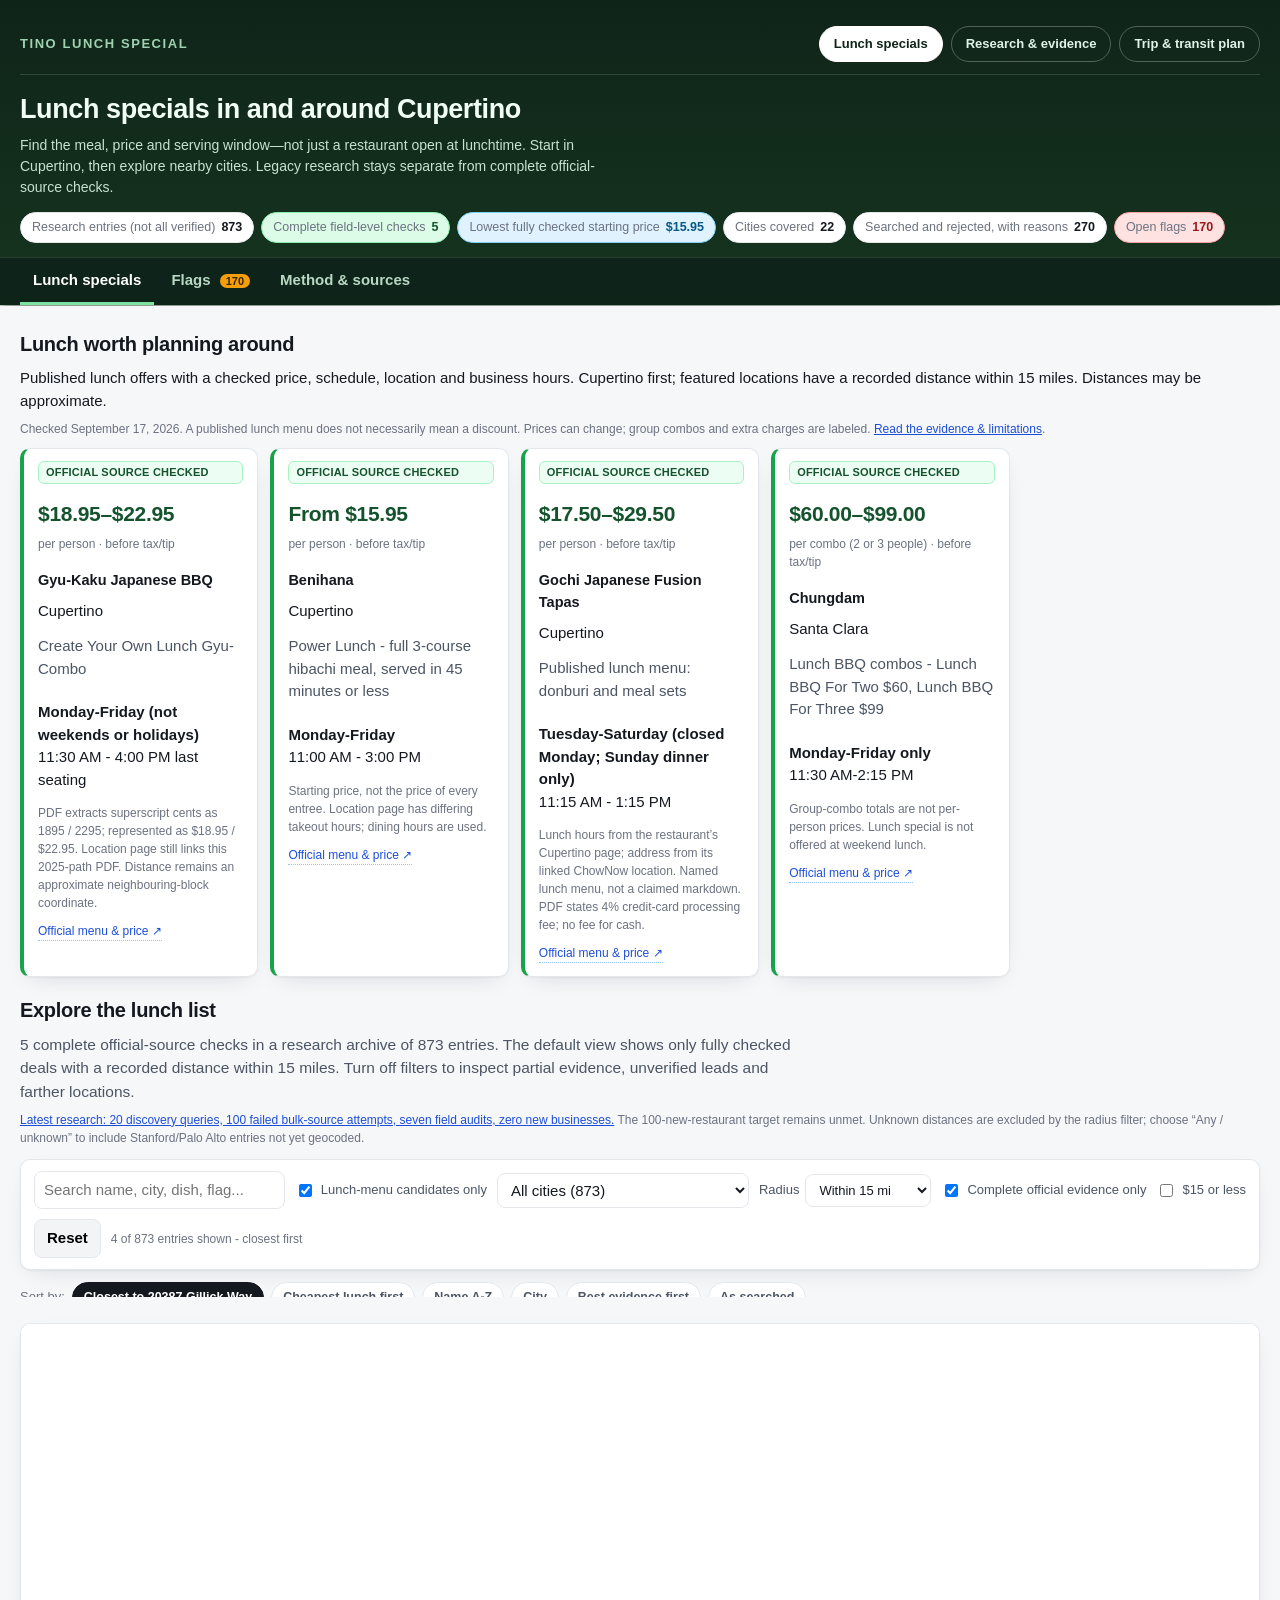
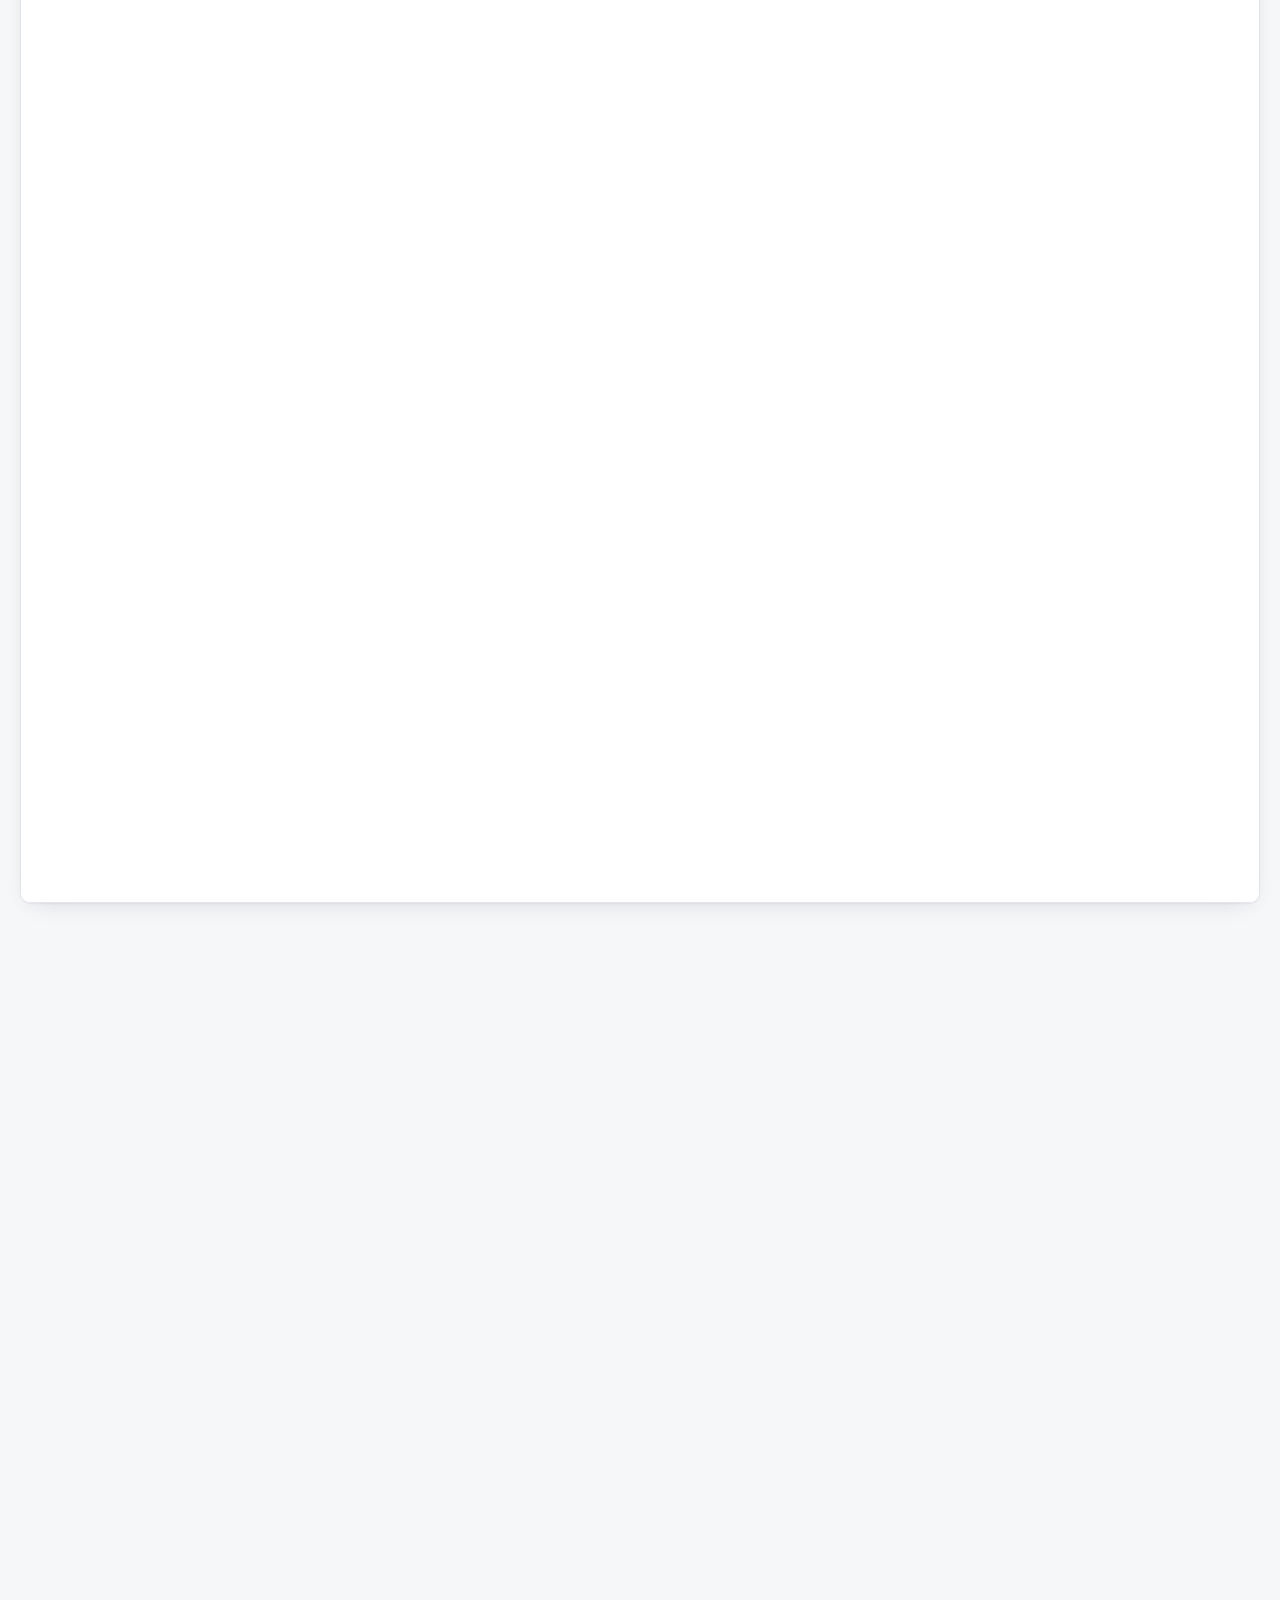
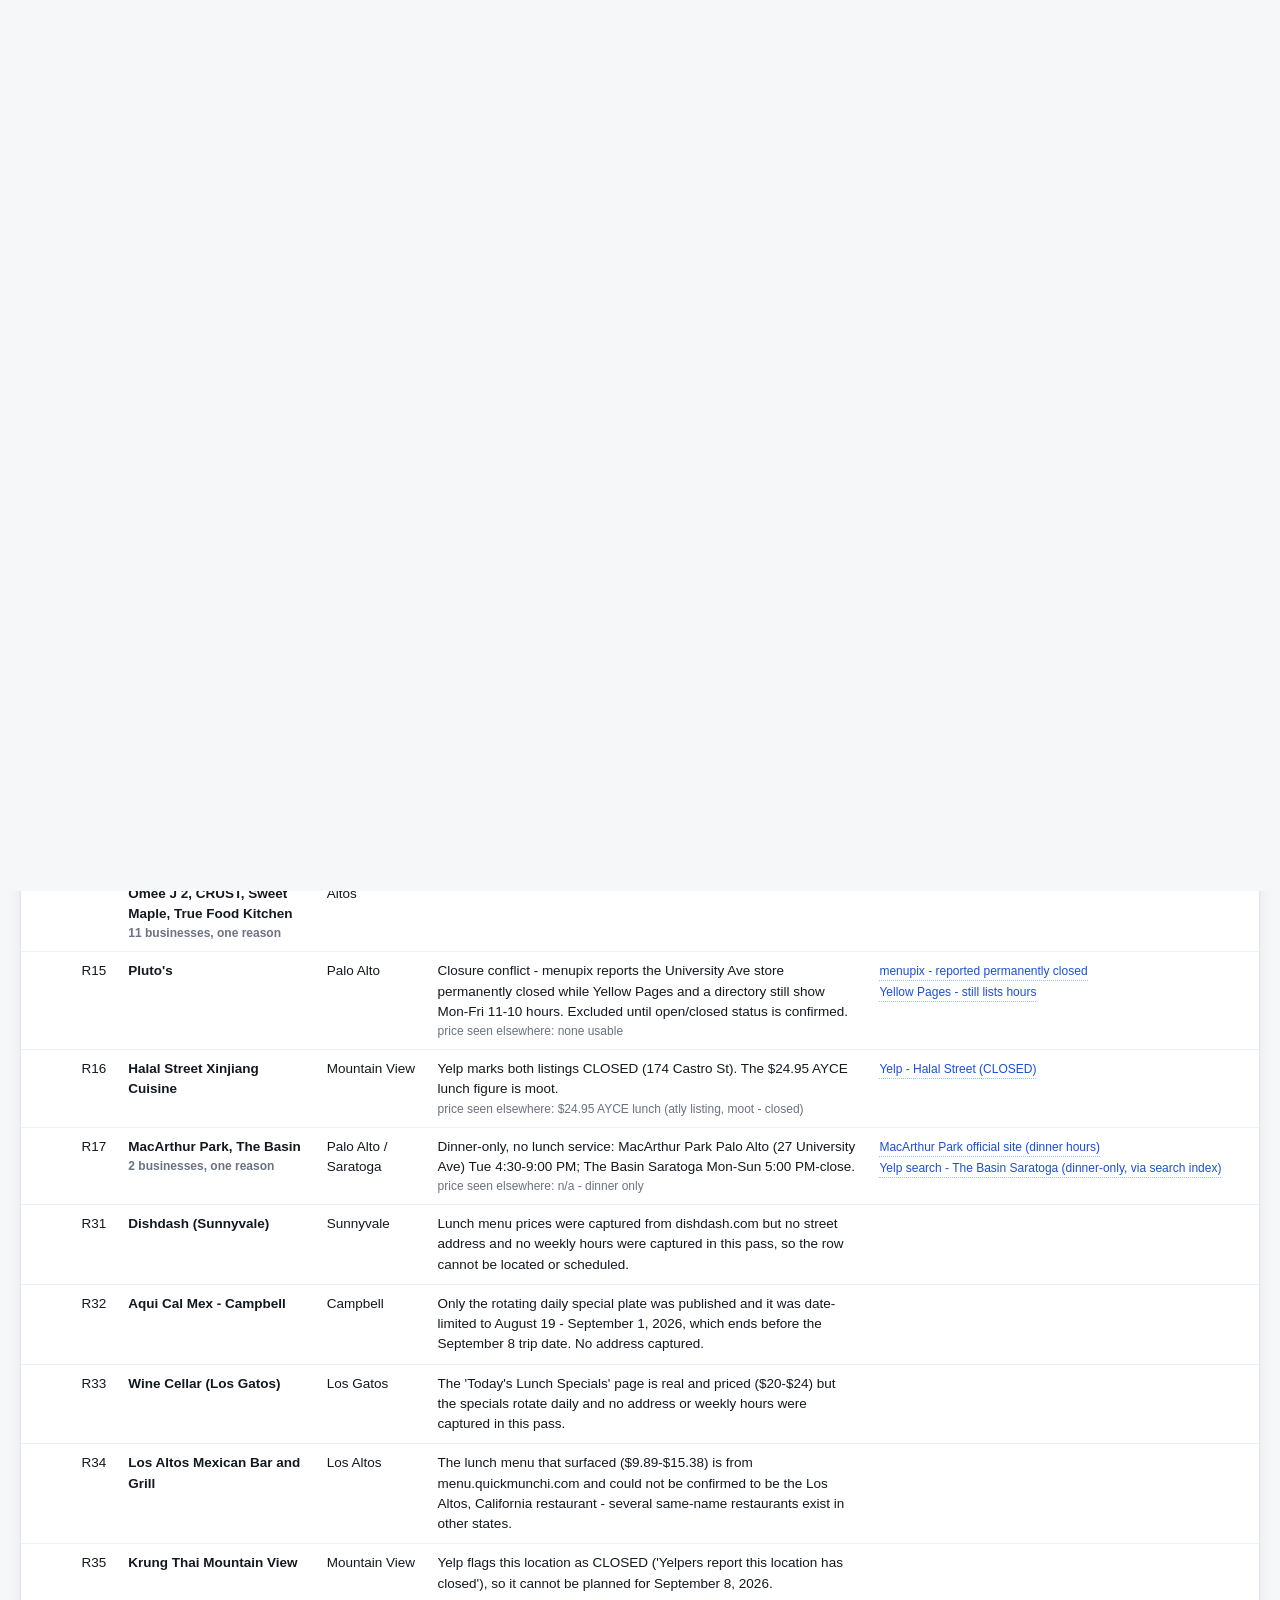
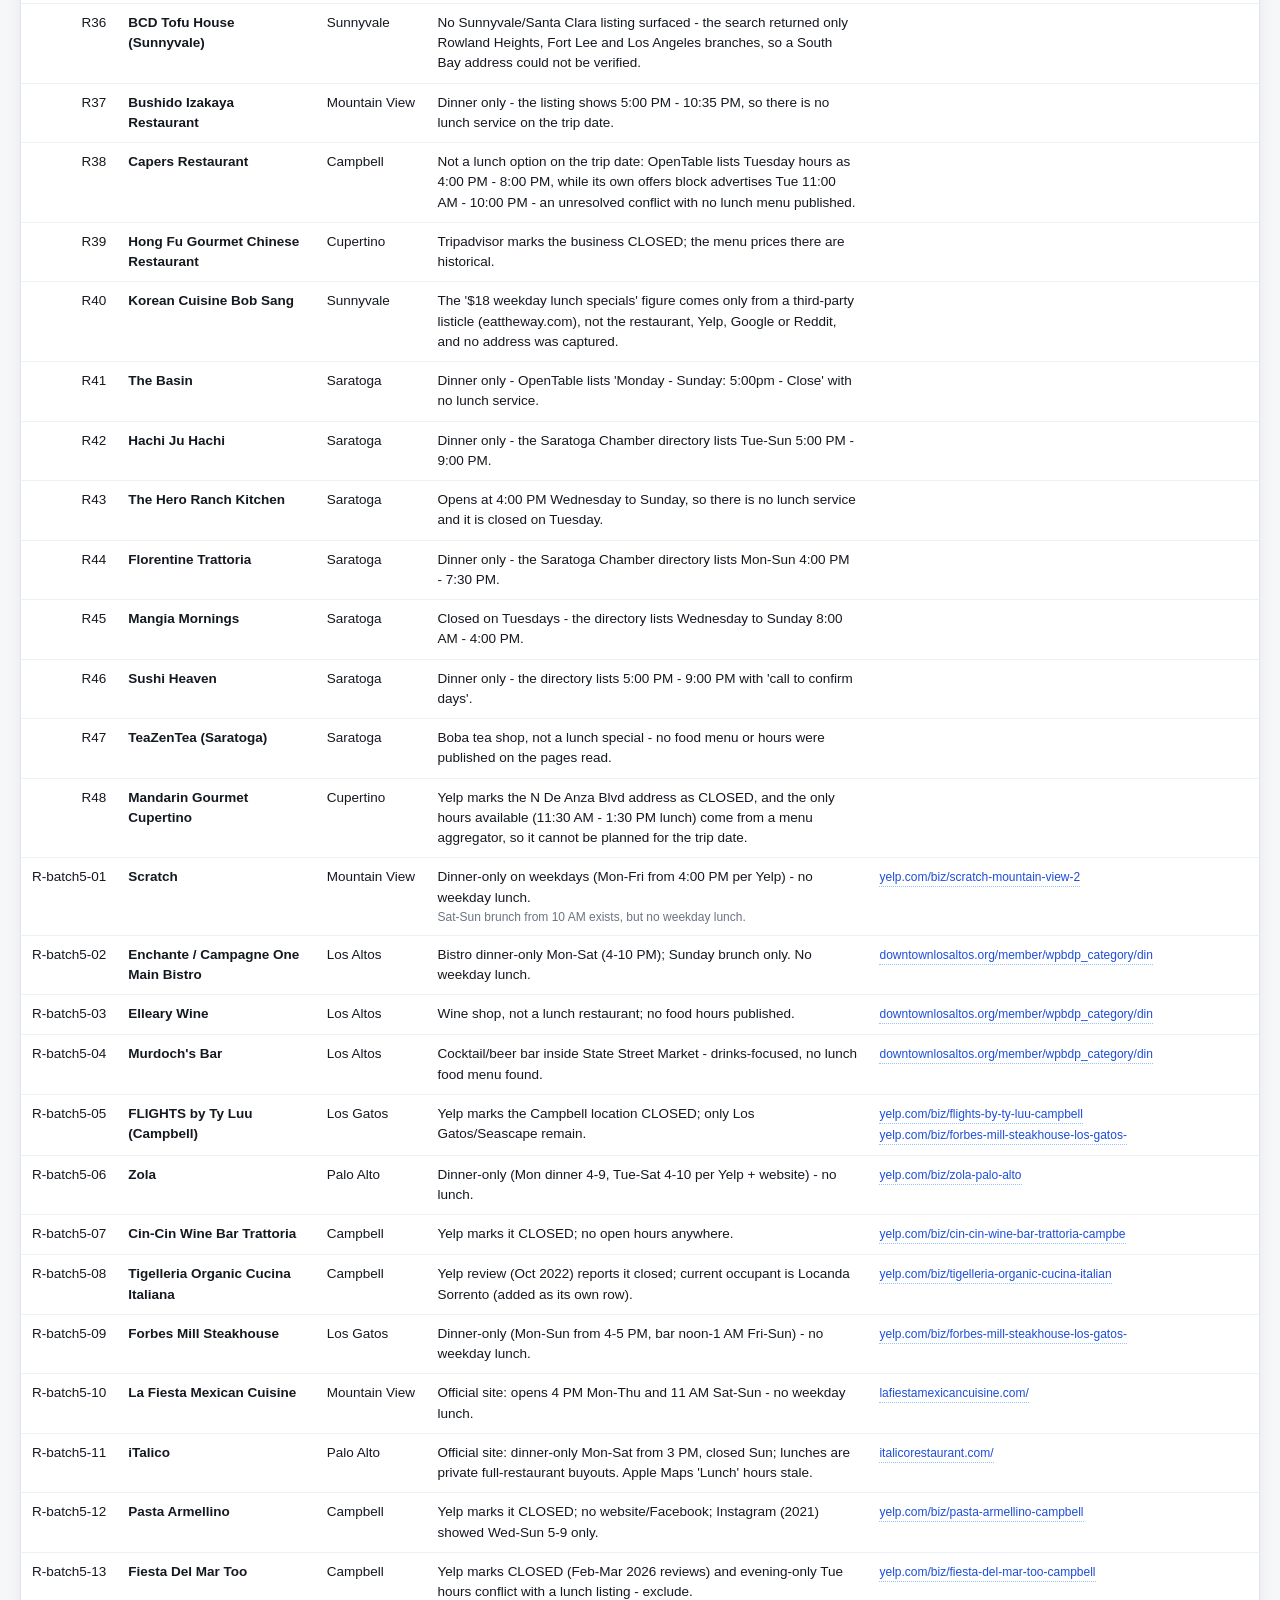
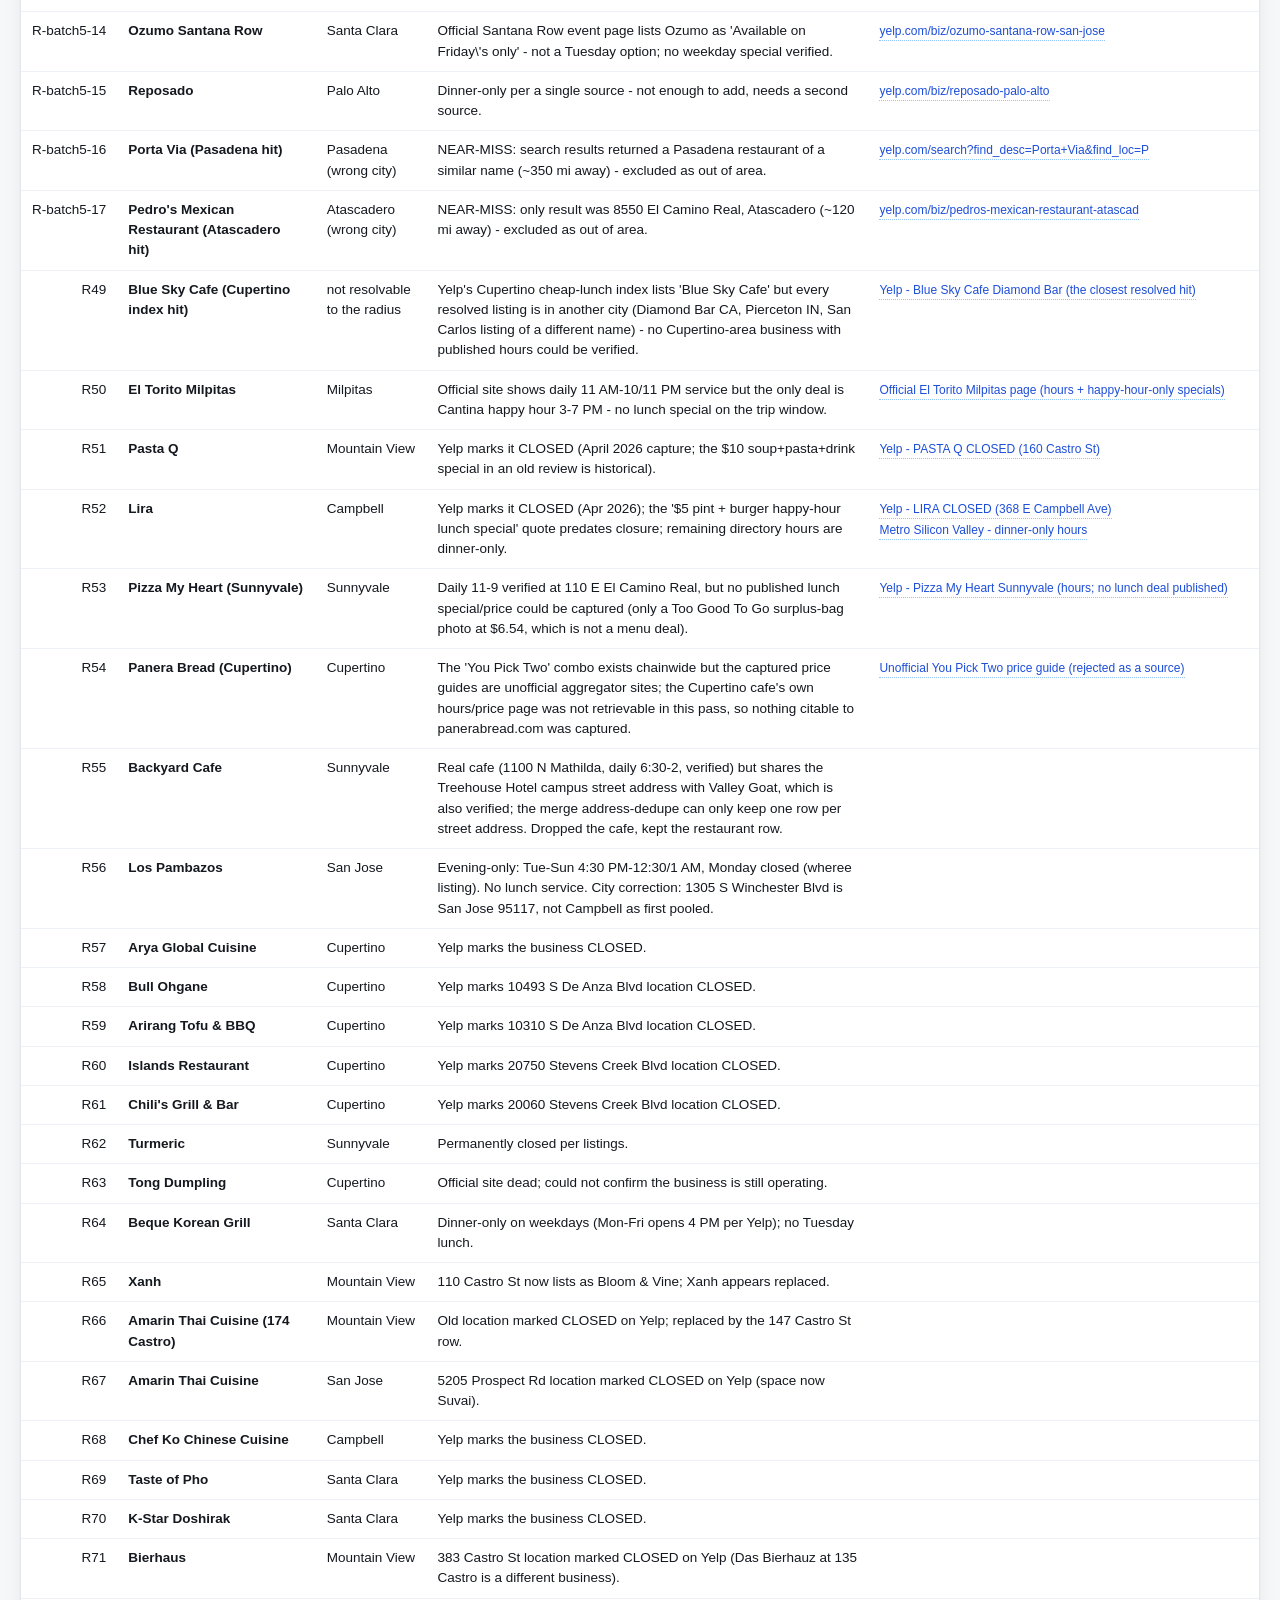
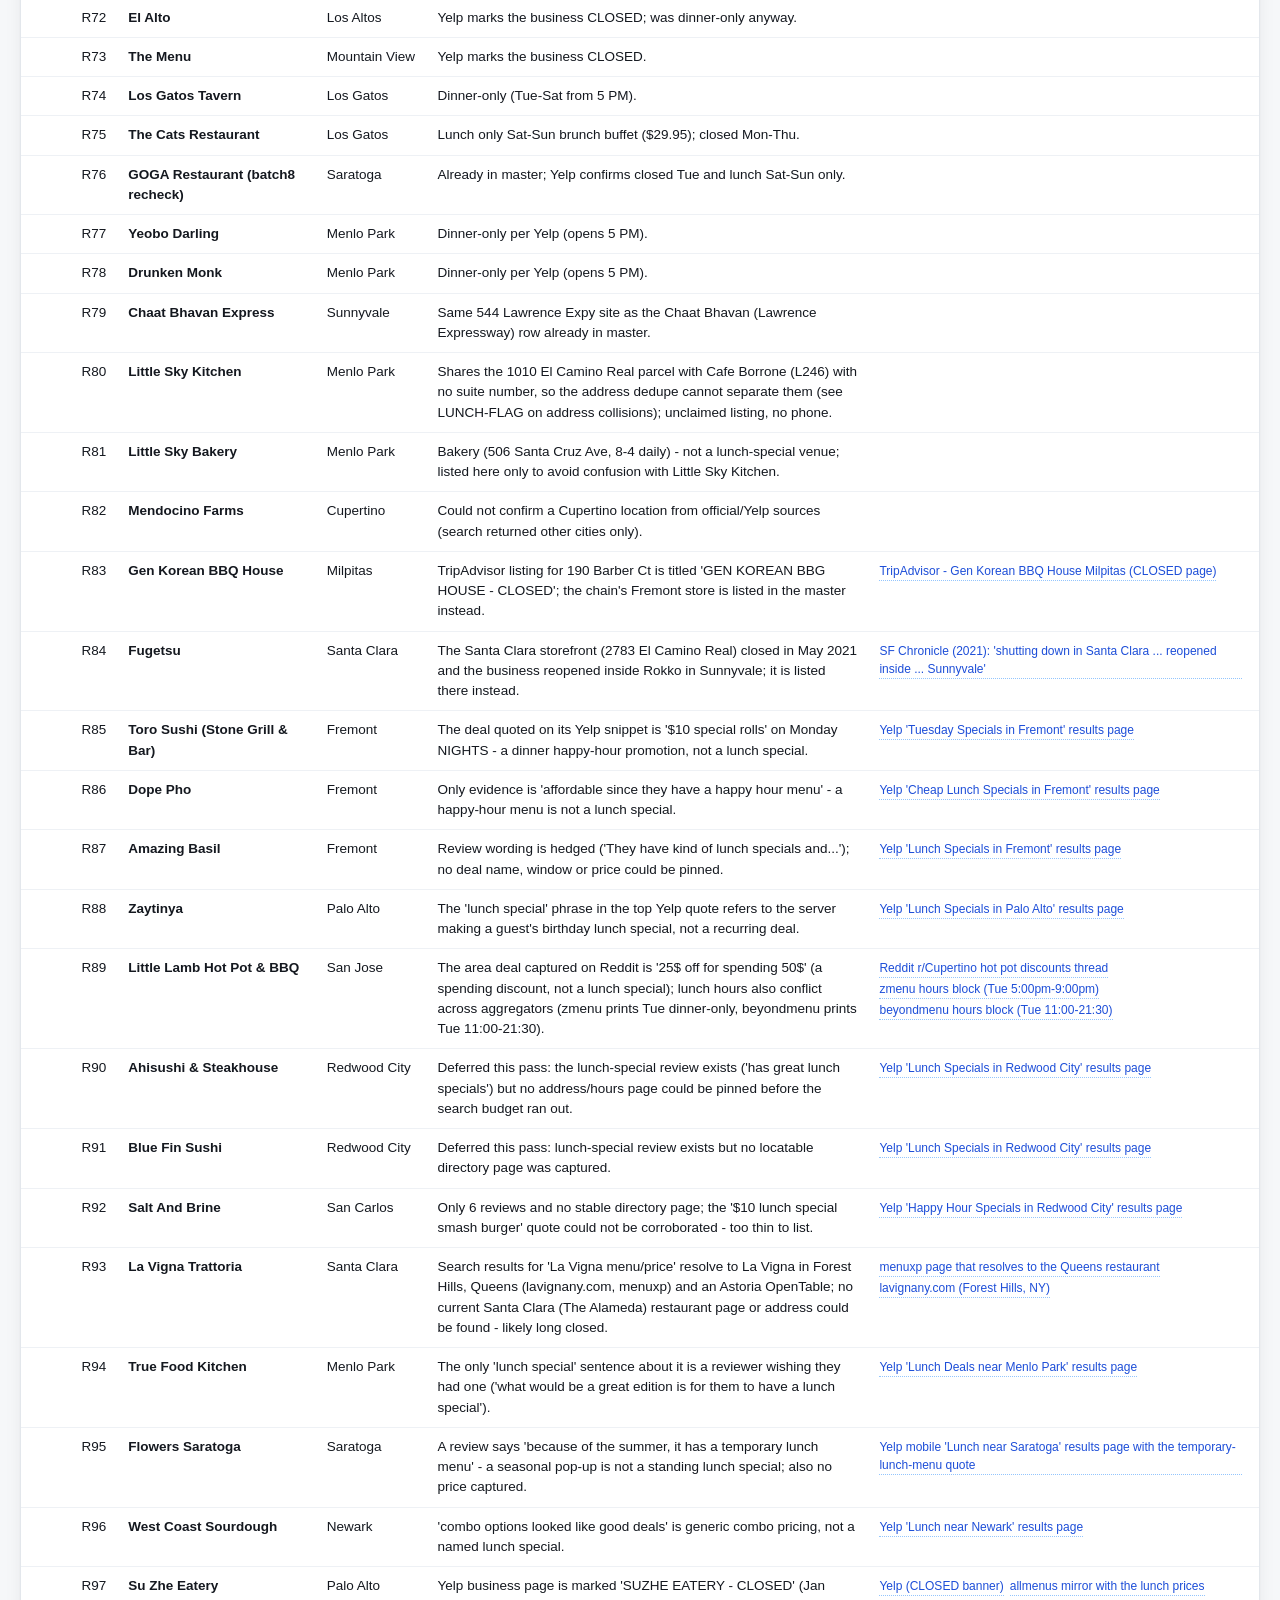
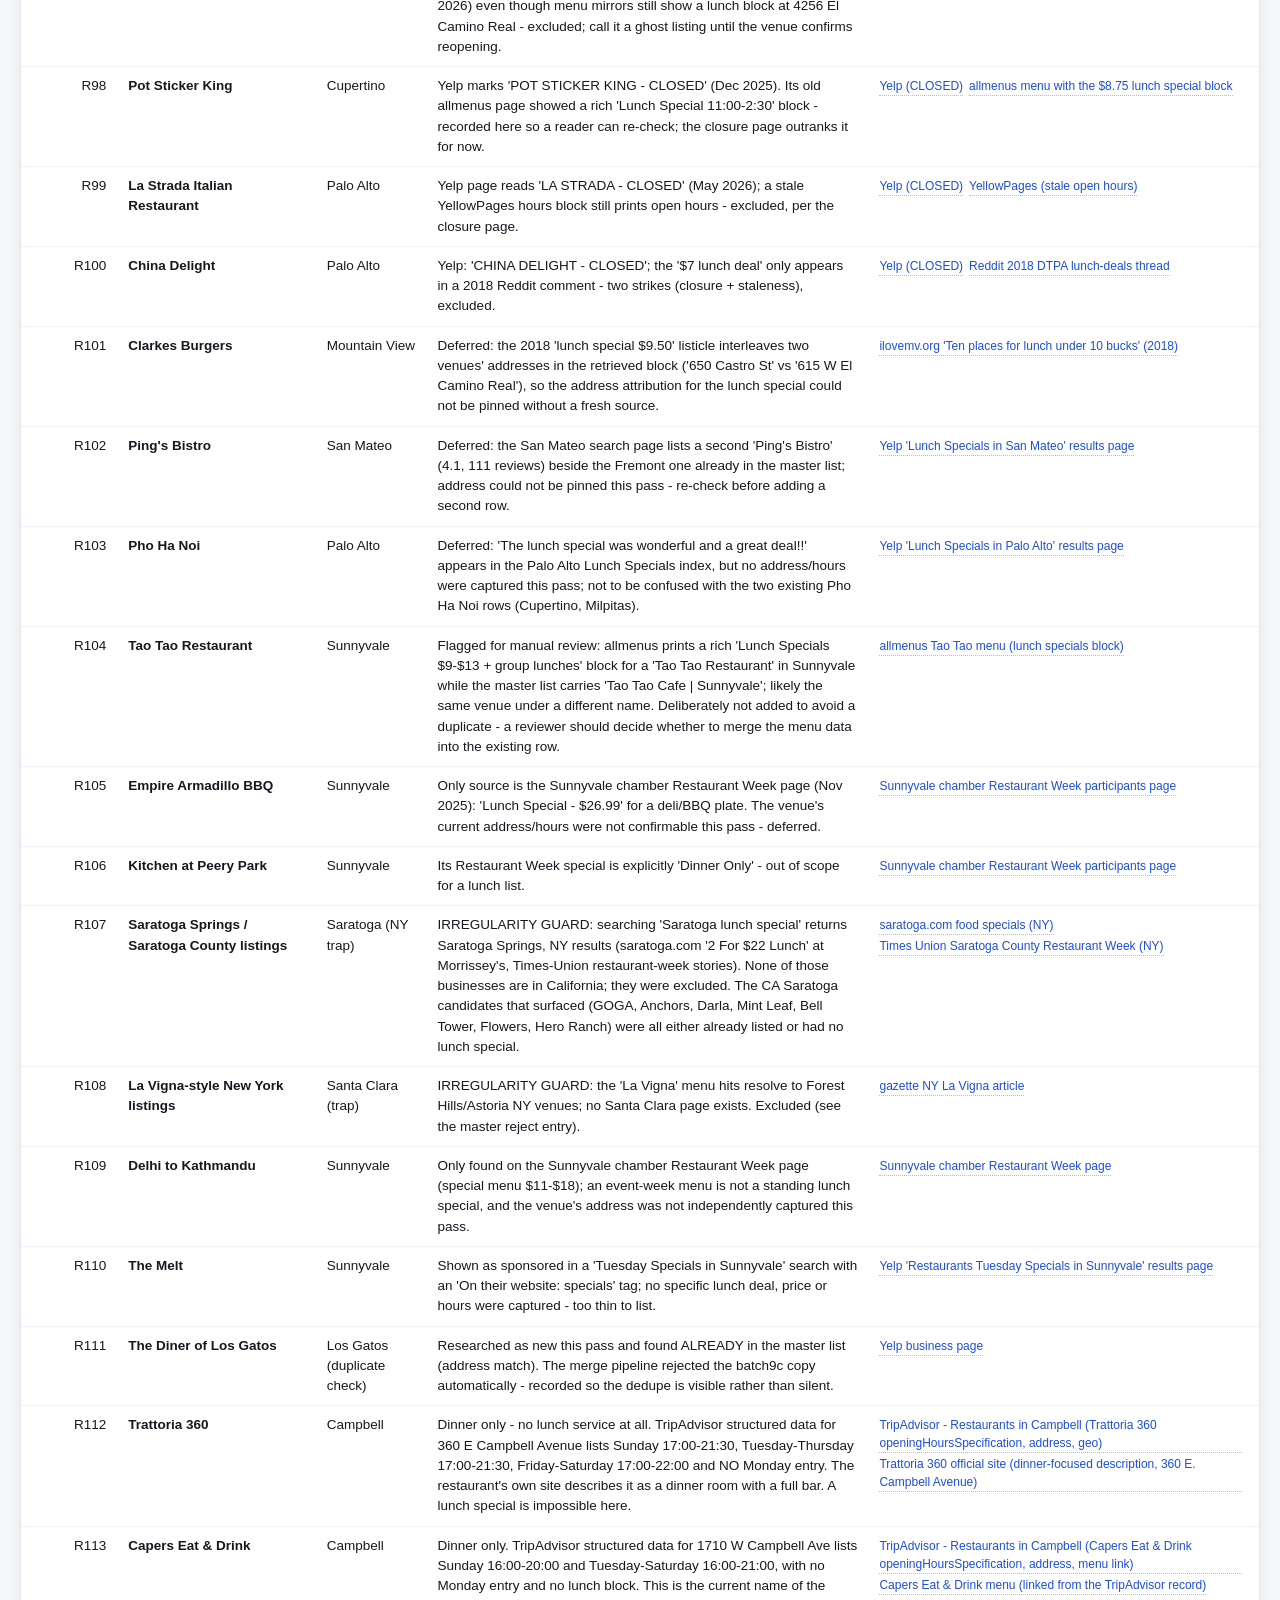
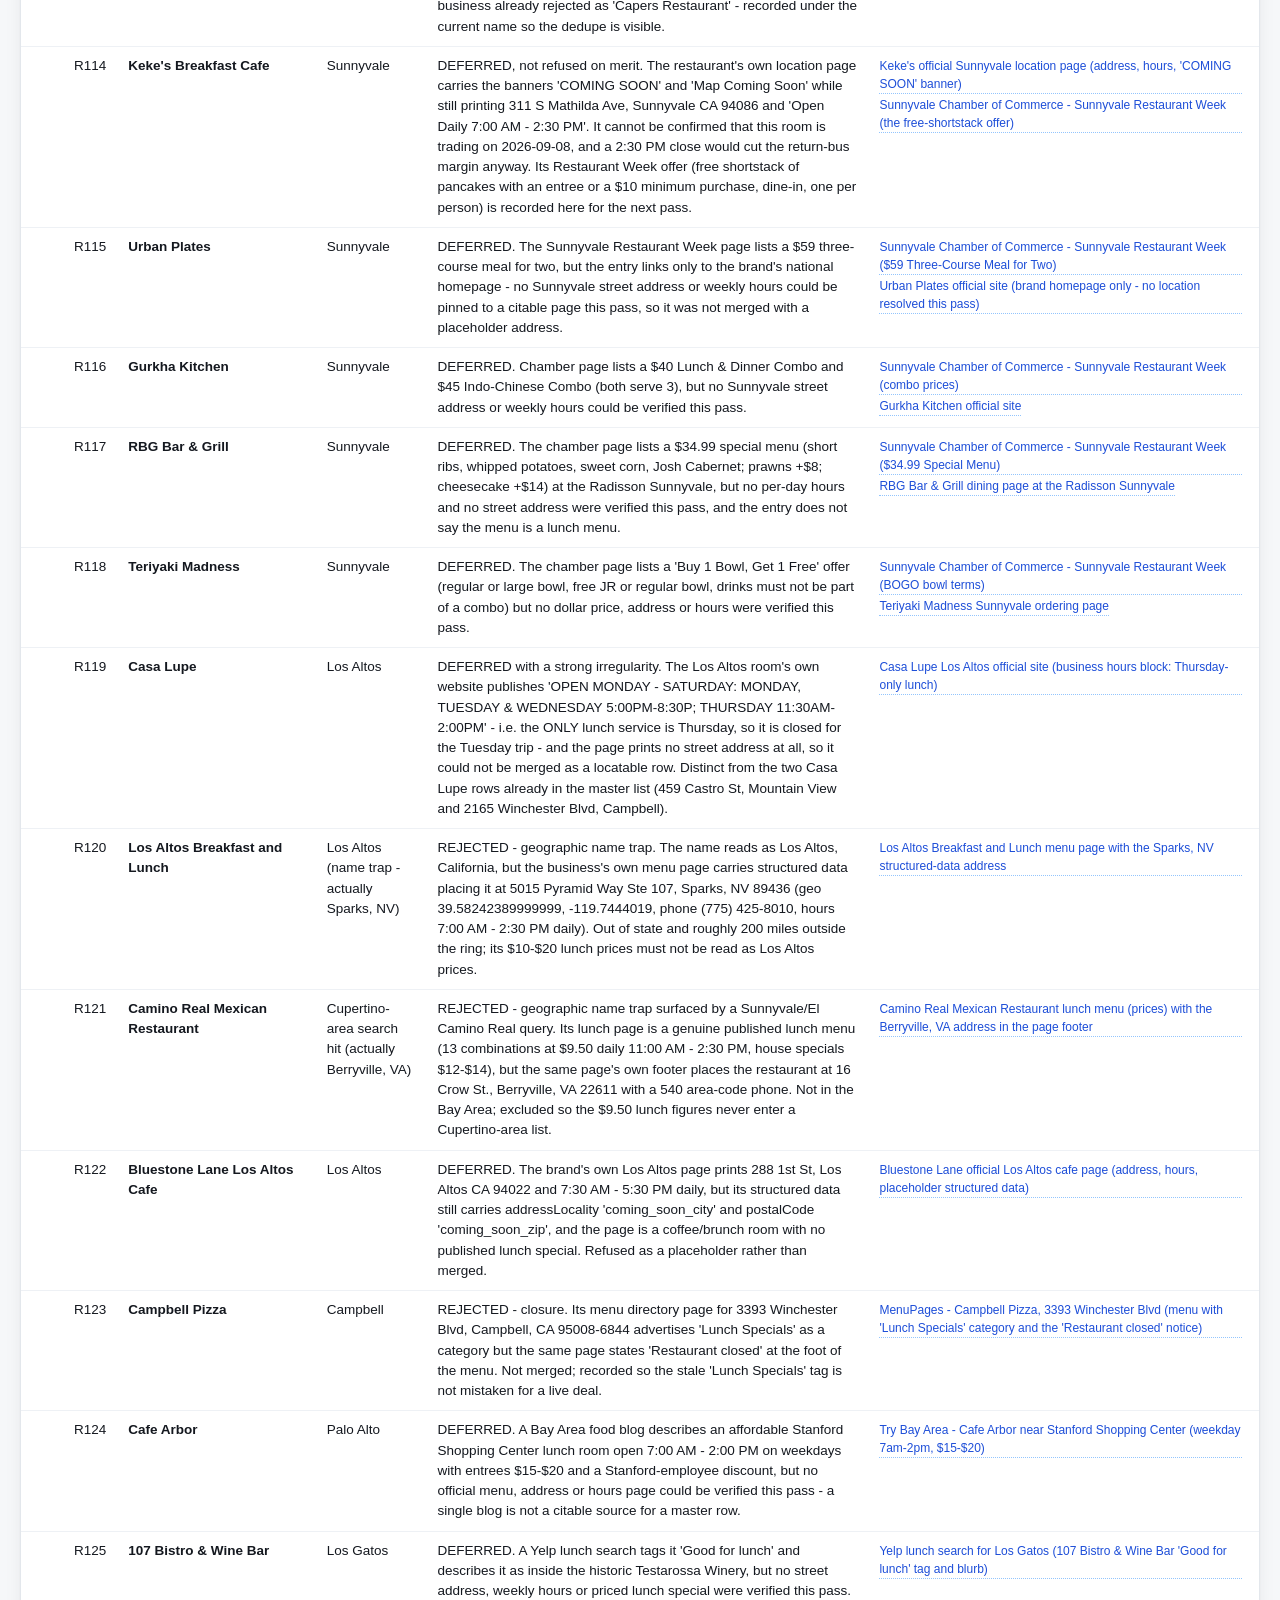
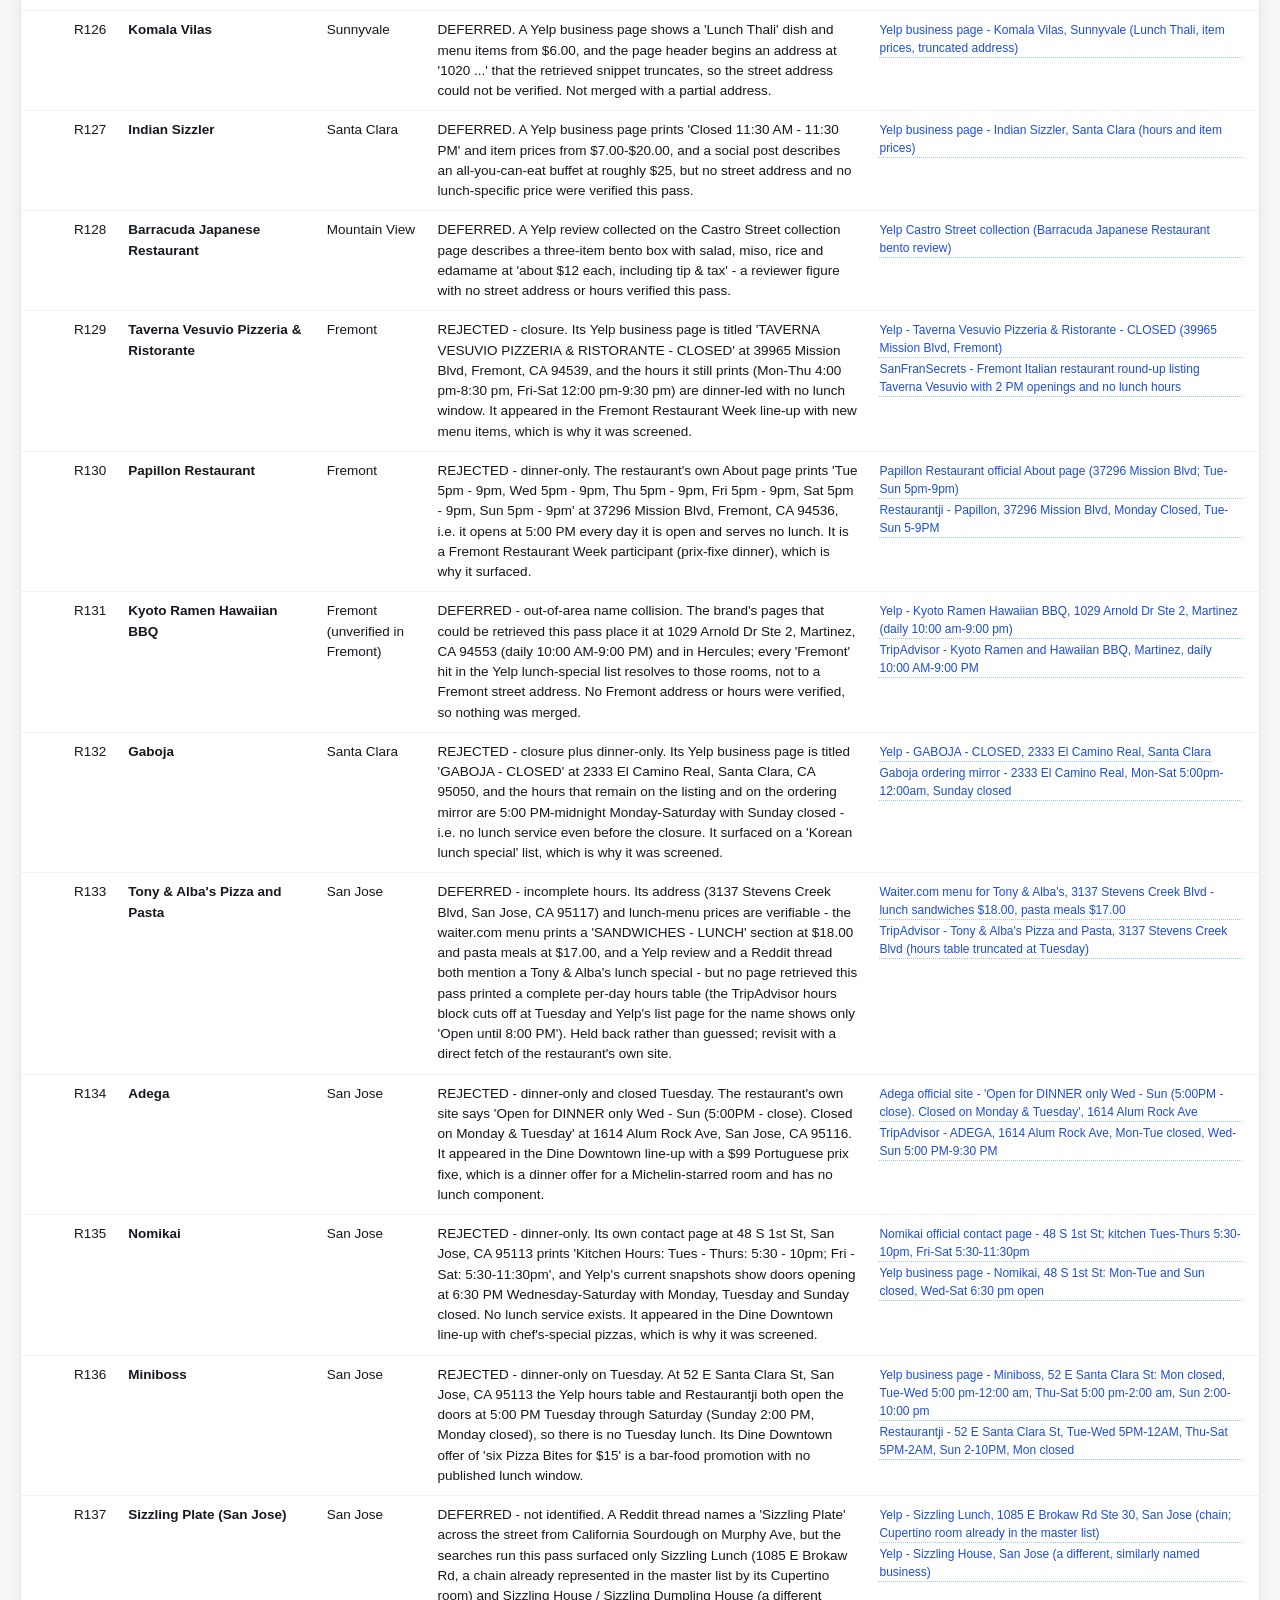
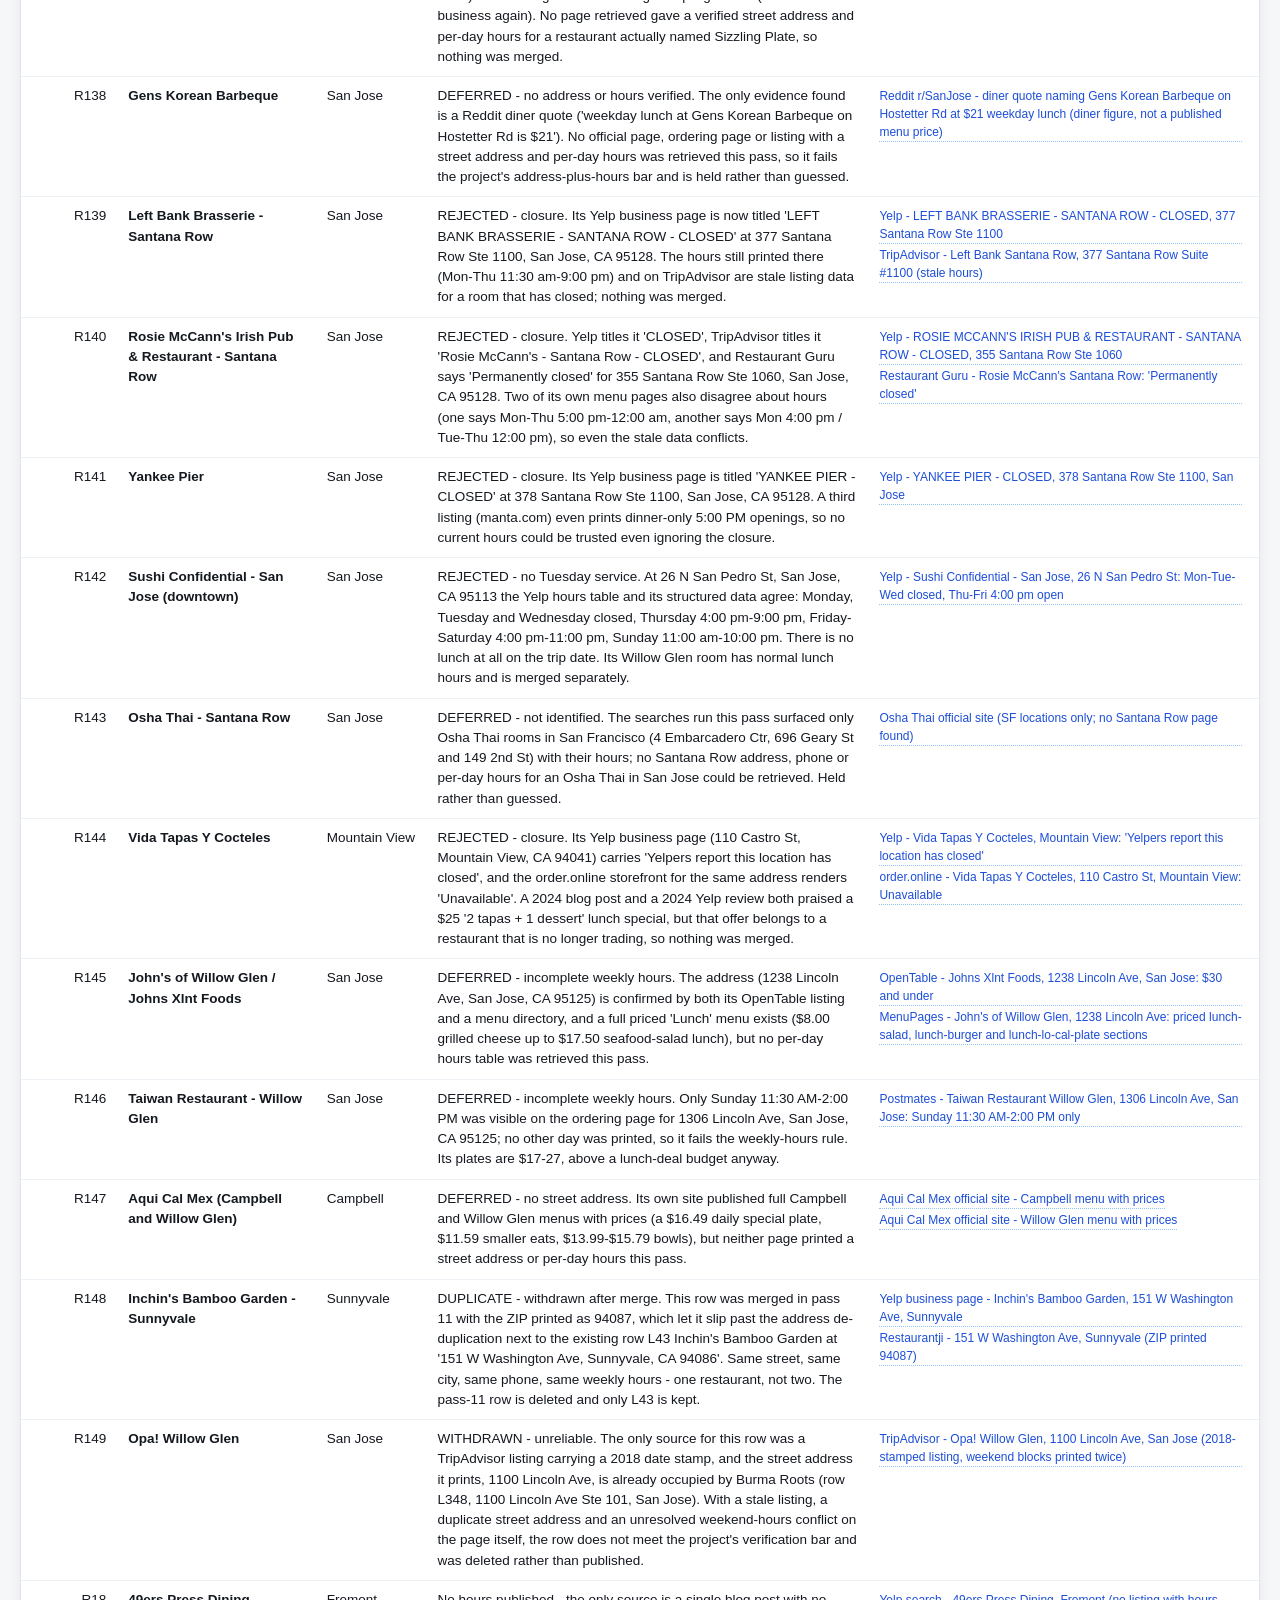
<file: index.html>
<!DOCTYPE html>
<html lang="en">
<head>
<meta charset="utf-8" />
<meta name="viewport" content="width=device-width, initial-scale=1" />
<title>Lunch specials in and around Cupertino - verified deals with sources</title>
<meta name="description" content="Published lunch offers near Cupertino, with field-level source checks, prices, schedules, business hours and an honest research log. The public-transit trip plan lives on its own page." />
<link rel="stylesheet" href="assets/styles.css" />
</head>
<body data-page="lunch">
<header class="site-header">
  <div class="wrap">
    <div class="pagebar">
      <a class="skip-link" href="#panel-deals">Skip to deals</a>
      <strong class="brandmark">Tino Lunch Special</strong>
      <span class="spacer"></span>
      <span class="pagelink is-active" aria-current="page">Lunch specials</span>
      <a class="pagelink" href="research.html">Research &amp; evidence</a>
      <a class="pagelink" href="transit.html">Trip &amp; transit plan</a>
    </div>
    <h1>Lunch specials in and around Cupertino</h1>
    <p class="sub" id="subtitle">Loading source-checked lunch offers...</p>
    <div class="chips" id="headline-chips"></div>
  </div>
  <nav class="tabs" id="tabs" aria-label="Sections">
    <div class="wrap" role="tablist">
      <button class="tab is-active" role="tab" aria-selected="true" data-tab="lunch">Lunch specials</button>
      <button class="tab" role="tab" aria-selected="false" data-tab="flags">Flags <span class="count" id="flag-count"></span></button>
      <button class="tab" role="tab" aria-selected="false" data-tab="lmethod">Method &amp; sources</button>
    </div>
  </nav>
</header>

<main class="wrap" id="main">
  <section class="deals-top" id="panel-deals"><!-- verified top deals, kept above the tabs so the offers are the first thing on the page --></section>
  <section class="panel is-active" id="panel-lunch"></section>
  <section class="panel" id="panel-flags"></section>
  <section class="panel" id="panel-lmethod"></section>
</main>

<footer class="site-footer">
  <div class="wrap">
    <p id="footer-note"></p>
    <p class="tiny">Complete checks require official evidence for the offer, price, lunch schedule, location and business hours. Historical research is not automatically verified. Tax, tip and fees may be additional. <a href="research.html">Review sources and unresolved issues</a>. The existing <a href="transit.html">trip planner</a> is separate.</p>
  </div>
</footer>

<noscript><p class="wrap">JavaScript is needed for the interactive lunch table. The <a href="research.html">research and evidence page</a> works without JavaScript.</p></noscript>
<script src="data/generated.js"></script>
<script src="assets/app.js"></script>
</body>
</html>
</file>
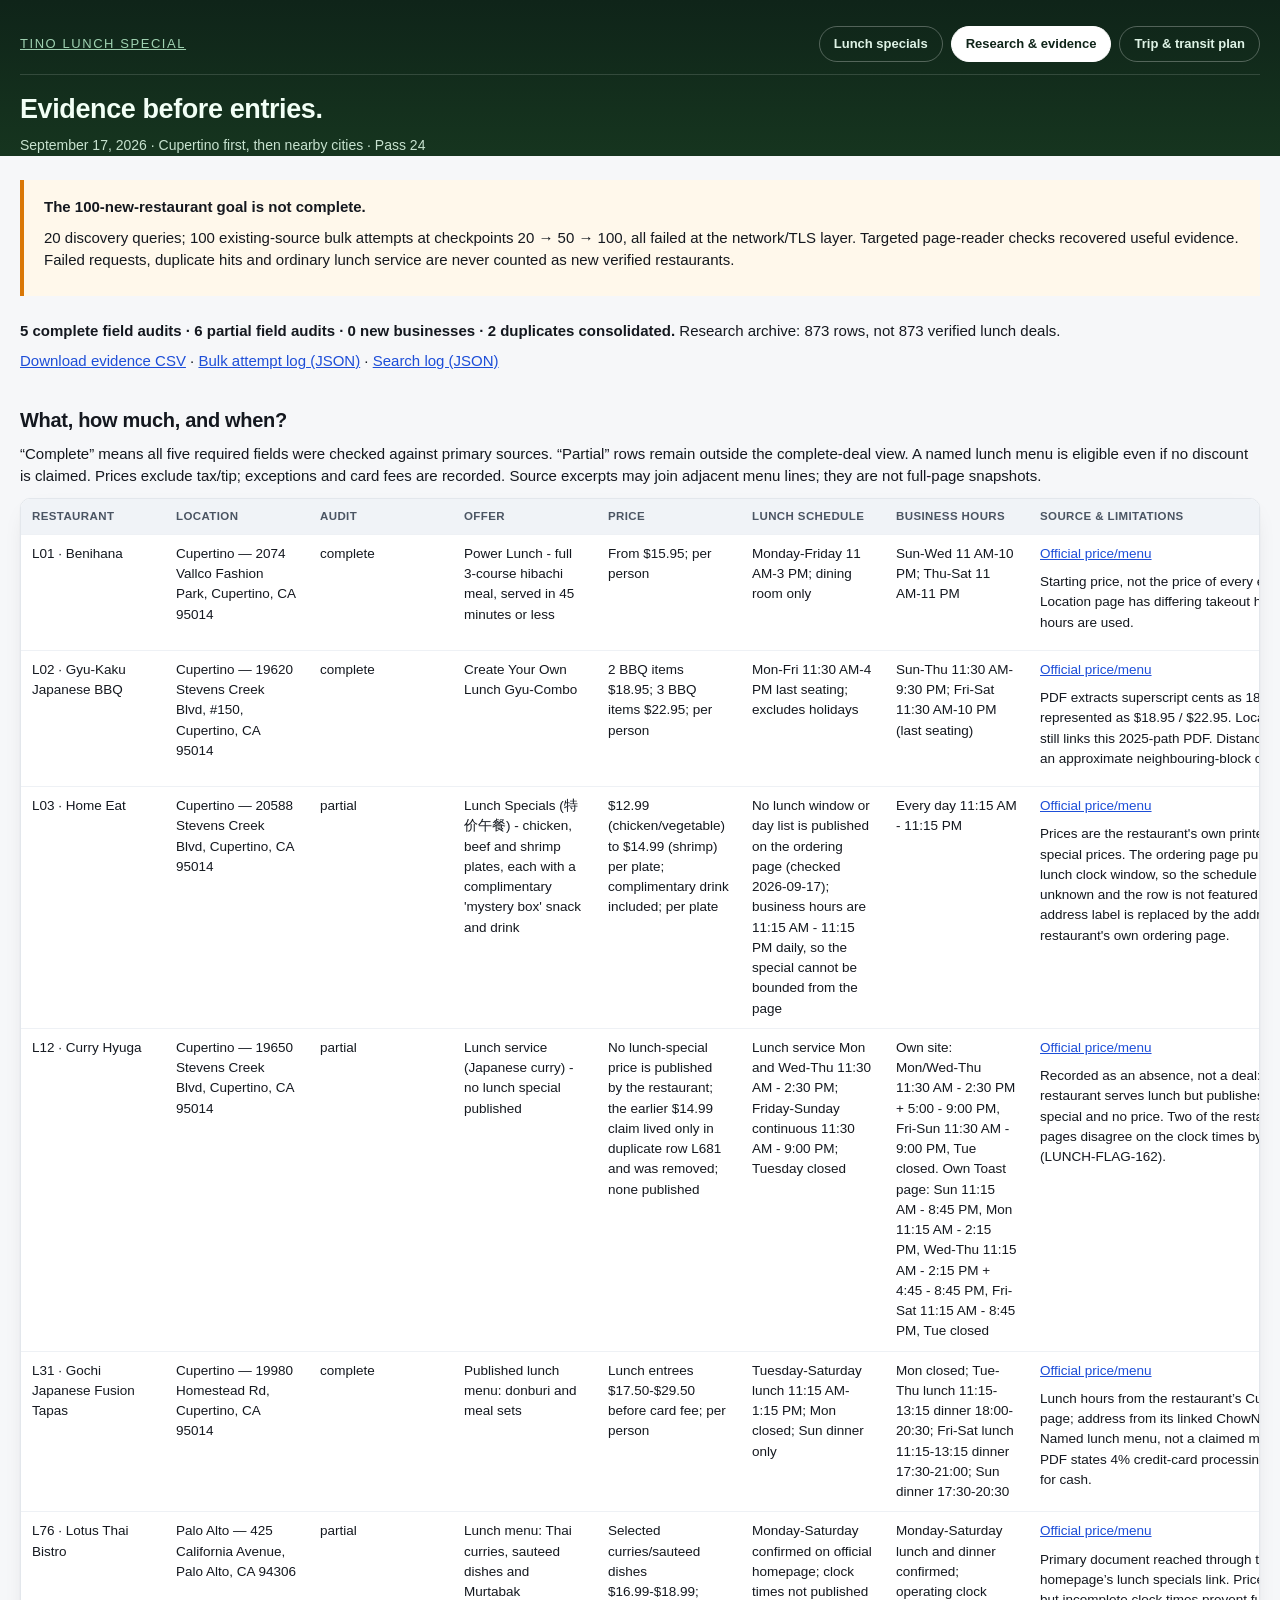
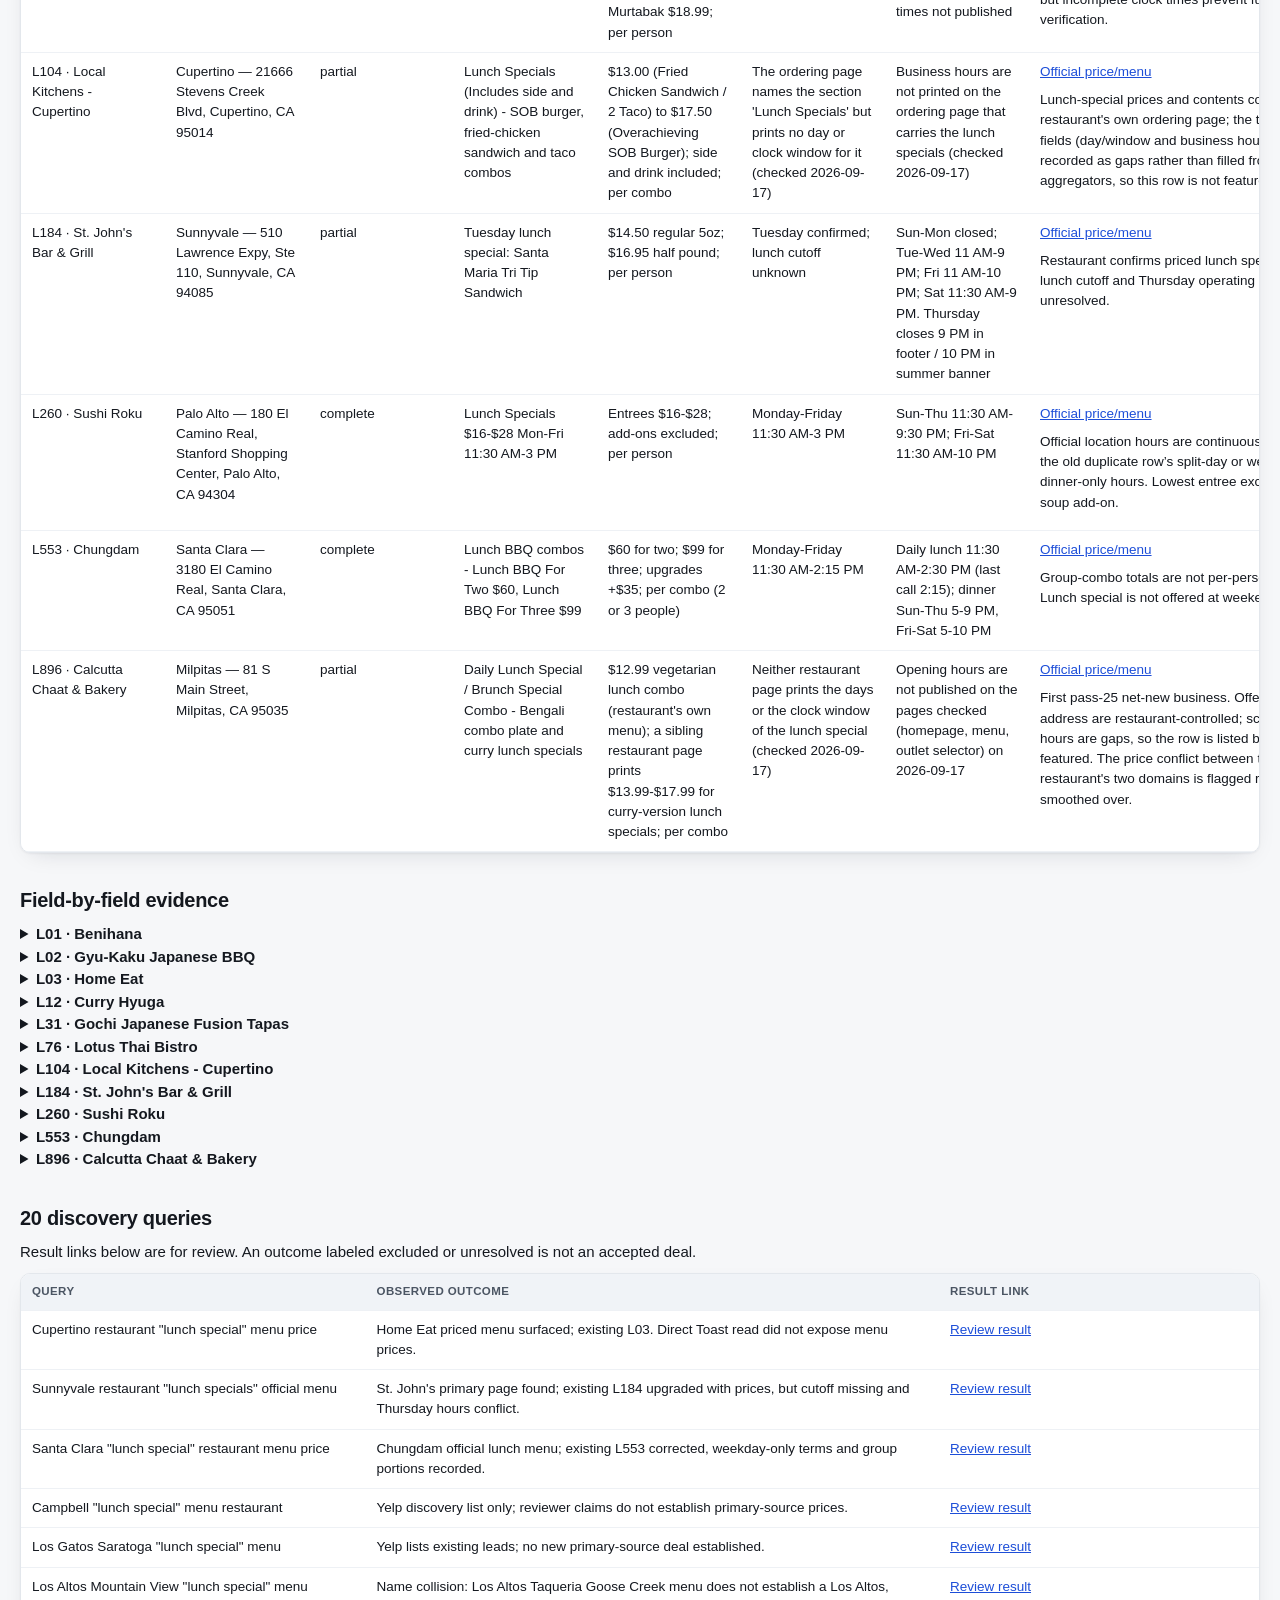
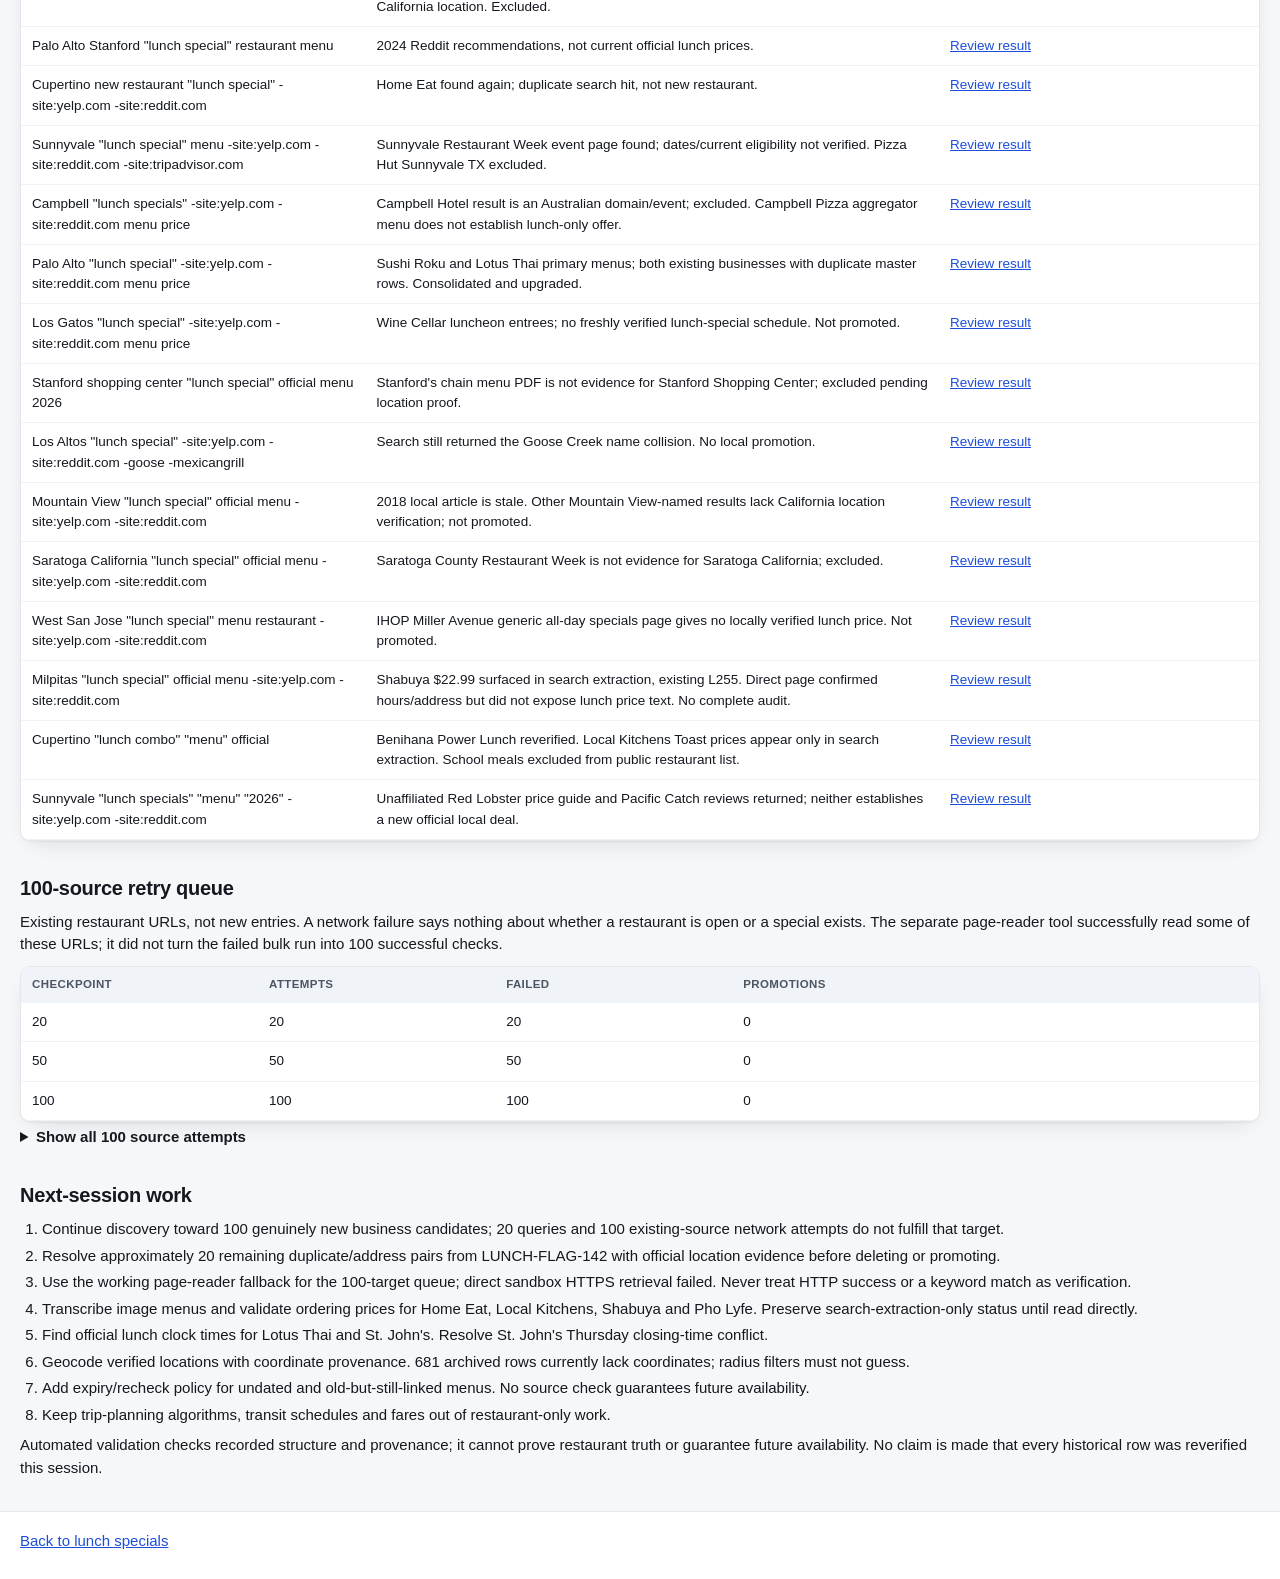
<file: research.html>
<!doctype html><html lang="en"><head><meta charset="utf-8"><meta name="viewport" content="width=device-width,initial-scale=1"><title>Lunch research & evidence | Tino Lunch Special</title><link rel="stylesheet" href="assets/styles.css"></head><body class="research-page"><header class="site-header"><div class="wrap"><nav class="pagebar" aria-label="Main"><a href="index.html" class="brandmark">Tino Lunch Special</a><span class="spacer"></span><a class="pagelink" href="index.html">Lunch specials</a><span class="pagelink is-active" aria-current="page">Research & evidence</span><a class="pagelink" href="transit.html">Trip & transit plan</a></nav><h1>Evidence before entries.</h1><p class="sub">September 17, 2026 · Cupertino first, then nearby cities · Pass 24</p></div></header><main class="wrap"><div class="research-notice"><strong>The 100-new-restaurant goal is not complete.</strong><p>20 discovery queries; 100 existing-source bulk attempts at checkpoints 20 → 50 → 100, all failed at the network/TLS layer. Targeted page-reader checks recovered useful evidence. Failed requests, duplicate hits and ordinary lunch service are never counted as new verified restaurants.</p></div>
<p><strong>5 complete field audits · 6 partial field audits · 0 new businesses · 2 duplicates consolidated.</strong> Research archive: 873 rows, not 873 verified lunch deals.</p>
<p><a href="data/research/pass24_evidence.csv" download>Download evidence CSV</a> · <a href="data/research/pass24_screen.json">Bulk attempt log (JSON)</a> · <a href="data/research/pass24_discovery.json">Search log (JSON)</a></p>
<section><h2>What, how much, and when?</h2><p>“Complete” means all five required fields were checked against primary sources. “Partial” rows remain outside the complete-deal view. A named lunch menu is eligible even if no discount is claimed. Prices exclude tax/tip; exceptions and card fees are recorded. Source excerpts may join adjacent menu lines; they are not full-page snapshots.</p>
<div class="scrollpanel" tabindex="0" role="region" aria-label="Restaurant table"><table class="grid-table evidence-table"><thead><tr><th scope="col">Restaurant</th><th scope="col">Location</th><th scope="col">Audit</th><th scope="col">Offer</th><th scope="col">Price</th><th scope="col">Lunch schedule</th><th scope="col">Business hours</th><th scope="col">Source &amp; limitations</th></tr></thead><tbody><tr><td>L01 · Benihana</td><td>Cupertino — 2074 Vallco Fashion Park, Cupertino, CA 95014</td><td>complete</td><td>Power Lunch - full 3-course hibachi meal, served in 45 minutes or less</td><td>From $15.95; per person</td><td>Monday-Friday 11 AM-3 PM; dining room only</td><td>Sun-Wed 11 AM-10 PM; Thu-Sat 11 AM-11 PM</td><td><a href="https://www.benihana.com/locations/cupertino/" target="_blank" rel="noopener noreferrer">Official price/menu</a><p>Starting price, not the price of every entree. Location page has differing takeout hours; dining hours are used.</p></td></tr><tr><td>L02 · Gyu-Kaku Japanese BBQ</td><td>Cupertino — 19620 Stevens Creek Blvd, #150, Cupertino, CA 95014</td><td>complete</td><td>Create Your Own Lunch Gyu-Combo</td><td>2 BBQ items $18.95; 3 BBQ items $22.95; per person</td><td>Mon-Fri 11:30 AM-4 PM last seating; excludes holidays</td><td>Sun-Thu 11:30 AM-9:30 PM; Fri-Sat 11:30 AM-10 PM (last seating)</td><td><a href="https://www.gyu-kaku.com/wp-content/uploads/2025/01/cp_lunch2411.pdf" target="_blank" rel="noopener noreferrer">Official price/menu</a><p>PDF extracts superscript cents as 1895 / 2295; represented as $18.95 / $22.95. Location page still links this 2025-path PDF. Distance remains an approximate neighbouring-block coordinate.</p></td></tr><tr><td>L03 · Home Eat</td><td>Cupertino — 20588 Stevens Creek Blvd, Cupertino, CA 95014</td><td>partial</td><td>Lunch Specials (特价午餐) - chicken, beef and shrimp plates, each with a complimentary &#x27;mystery box&#x27; snack and drink</td><td>$12.99 (chicken/vegetable) to $14.99 (shrimp) per plate; complimentary drink included; per plate</td><td>No lunch window or day list is published on the ordering page (checked 2026-09-17); business hours are 11:15 AM - 11:15 PM daily, so the special cannot be bounded from the page</td><td>Every day 11:15 AM - 11:15 PM</td><td><a href="https://order.toasttab.com/online/home-eat-cupertino" target="_blank" rel="noopener noreferrer">Official price/menu</a><p>Prices are the restaurant&#x27;s own printed lunch-special prices. The ordering page publishes no lunch clock window, so the schedule field stays unknown and the row is not featured. The earlier address label is replaced by the address on the restaurant&#x27;s own ordering page.</p></td></tr><tr><td>L12 · Curry Hyuga</td><td>Cupertino — 19650 Stevens Creek Blvd, Cupertino, CA 95014</td><td>partial</td><td>Lunch service (Japanese curry) - no lunch special published</td><td>No lunch-special price is published by the restaurant; the earlier $14.99 claim lived only in duplicate row L681 and was removed; none published</td><td>Lunch service Mon and Wed-Thu 11:30 AM - 2:30 PM; Friday-Sunday continuous 11:30 AM - 9:00 PM; Tuesday closed</td><td>Own site: Mon/Wed-Thu 11:30 AM - 2:30 PM + 5:00 - 9:00 PM, Fri-Sun 11:30 AM - 9:00 PM, Tue closed. Own Toast page: Sun 11:15 AM - 8:45 PM, Mon 11:15 AM - 2:15 PM, Wed-Thu 11:15 AM - 2:15 PM + 4:45 - 8:45 PM, Fri-Sat 11:15 AM - 8:45 PM, Tue closed</td><td><a href="" target="_blank" rel="noopener noreferrer">Official price/menu</a><p>Recorded as an absence, not a deal: the restaurant serves lunch but publishes no lunch special and no price. Two of the restaurant&#x27;s own pages disagree on the clock times by 15 minutes (LUNCH-FLAG-162).</p></td></tr><tr><td>L31 · Gochi Japanese Fusion Tapas</td><td>Cupertino — 19980 Homestead Rd, Cupertino, CA 95014</td><td>complete</td><td>Published lunch menu: donburi and meal sets</td><td>Lunch entrees $17.50-$29.50 before card fee; per person</td><td>Tuesday-Saturday lunch 11:15 AM-1:15 PM; Mon closed; Sun dinner only</td><td>Mon closed; Tue-Thu lunch 11:15-13:15 dinner 18:00-20:30; Fri-Sat lunch 11:15-13:15 dinner 17:30-21:00; Sun dinner 17:30-20:30</td><td><a href="https://www.gochifusiontapas.com/wp-content/uploads/2026/02/cpt_menus.pdf" target="_blank" rel="noopener noreferrer">Official price/menu</a><p>Lunch hours from the restaurant’s Cupertino page; address from its linked ChowNow location. Named lunch menu, not a claimed markdown. PDF states 4% credit-card processing fee; no fee for cash.</p></td></tr><tr><td>L76 · Lotus Thai Bistro</td><td>Palo Alto — 425 California Avenue, Palo Alto, CA 94306</td><td>partial</td><td>Lunch menu: Thai curries, sauteed dishes and Murtabak</td><td>Selected curries/sauteed dishes $16.99-$18.99; Murtabak $18.99; per person</td><td>Monday-Saturday confirmed on official homepage; clock times not published</td><td>Monday-Saturday lunch and dinner confirmed; operating clock times not published</td><td><a href="https://drive.google.com/file/d/1q2tRpy3m6ns8K-2ctjFAJgh_MitJKDtc/view" target="_blank" rel="noopener noreferrer">Official price/menu</a><p>Primary document reached through the homepage’s lunch specials link. Prices verified, but incomplete clock times prevent full verification.</p></td></tr><tr><td>L104 · Local Kitchens - Cupertino</td><td>Cupertino — 21666 Stevens Creek Blvd, Cupertino, CA 95014</td><td>partial</td><td>Lunch Specials (Includes side and drink) - SOB burger, fried-chicken sandwich and taco combos</td><td>$13.00 (Fried Chicken Sandwich / 2 Taco) to $17.50 (Overachieving SOB Burger); side and drink included; per combo</td><td>The ordering page names the section &#x27;Lunch Specials&#x27; but prints no day or clock window for it (checked 2026-09-17)</td><td>Business hours are not printed on the ordering page that carries the lunch specials (checked 2026-09-17)</td><td><a href="https://order.toasttab.com/online/local-kitchens-cupertino" target="_blank" rel="noopener noreferrer">Official price/menu</a><p>Lunch-special prices and contents come from the restaurant&#x27;s own ordering page; the two missing fields (day/window and business hours) are recorded as gaps rather than filled from aggregators, so this row is not featured.</p></td></tr><tr><td>L184 · St. John&#x27;s Bar &amp; Grill</td><td>Sunnyvale — 510 Lawrence Expy, Ste 110, Sunnyvale, CA 94085</td><td>partial</td><td>Tuesday lunch special: Santa Maria Tri Tip Sandwich</td><td>$14.50 regular 5oz; $16.95 half pound; per person</td><td>Tuesday confirmed; lunch cutoff unknown</td><td>Sun-Mon closed; Tue-Wed 11 AM-9 PM; Fri 11 AM-10 PM; Sat 11:30 AM-9 PM. Thursday closes 9 PM in footer / 10 PM in summer banner</td><td><a href="https://stjohnsgrill.com/" target="_blank" rel="noopener noreferrer">Official price/menu</a><p>Restaurant confirms priced lunch special, but the lunch cutoff and Thursday operating hours are unresolved.</p></td></tr><tr><td>L260 · Sushi Roku</td><td>Palo Alto — 180 El Camino Real, Stanford Shopping Center, Palo Alto, CA 94304</td><td>complete</td><td>Lunch Specials $16-$28 Mon-Fri 11:30 AM-3 PM</td><td>Entrees $16-$28; add-ons excluded; per person</td><td>Monday-Friday 11:30 AM-3 PM</td><td>Sun-Thu 11:30 AM-9:30 PM; Fri-Sat 11:30 AM-10 PM</td><td><a href="https://www.sushiroku.com/menu/lunch-specials-palo-alto/" target="_blank" rel="noopener noreferrer">Official price/menu</a><p>Official location hours are continuous service, not the old duplicate row’s split-day or weekend dinner-only hours. Lowest entree excludes the $3 soup add-on.</p></td></tr><tr><td>L553 · Chungdam</td><td>Santa Clara — 3180 El Camino Real, Santa Clara, CA 95051</td><td>complete</td><td>Lunch BBQ combos - Lunch BBQ For Two $60, Lunch BBQ For Three $99</td><td>$60 for two; $99 for three; upgrades +$35; per combo (2 or 3 people)</td><td>Monday-Friday 11:30 AM-2:15 PM</td><td>Daily lunch 11:30 AM-2:30 PM (last call 2:15); dinner Sun-Thu 5-9 PM, Fri-Sat 5-10 PM</td><td><a href="https://chungdamsv.com/lunch-menu" target="_blank" rel="noopener noreferrer">Official price/menu</a><p>Group-combo totals are not per-person prices. Lunch special is not offered at weekend lunch.</p></td></tr><tr><td>L896 · Calcutta Chaat &amp; Bakery</td><td>Milpitas — 81 S Main Street, Milpitas, CA 95035</td><td>partial</td><td>Daily Lunch Special / Brunch Special Combo - Bengali combo plate and curry lunch specials</td><td>$12.99 vegetarian lunch combo (restaurant&#x27;s own menu); a sibling restaurant page prints $13.99-$17.99 for curry-version lunch specials; per combo</td><td>Neither restaurant page prints the days or the clock window of the lunch special (checked 2026-09-17)</td><td>Opening hours are not published on the pages checked (homepage, menu, outlet selector) on 2026-09-17</td><td><a href="https://calcuttachaat.com/menu" target="_blank" rel="noopener noreferrer">Official price/menu</a><p>First pass-25 net-new business. Offer, price and address are restaurant-controlled; schedule and hours are gaps, so the row is listed but not featured. The price conflict between the restaurant&#x27;s two domains is flagged rather than smoothed over.</p></td></tr></tbody></table></div></section>
<section><h2>Field-by-field evidence</h2>
<details><summary>L01 · Benihana</summary>
<div class="scrollpanel" tabindex="0" role="region" aria-label="Field table"><table class="grid-table evidence-table"><thead><tr><th scope="col">Field</th><th scope="col">Status</th><th scope="col">Value</th><th scope="col">Evidence excerpt</th><th scope="col">Source</th></tr></thead><tbody><tr><td>special</td><td>verified</td><td>3-course Power Lunch</td><td>3-Course Power Lunch Starting at Just $15.95</td><td><a href="https://www.benihana.com/locations/cupertino/" target="_blank" rel="noopener noreferrer">Primary source</a></td></tr><tr><td>price</td><td>verified</td><td>From $15.95</td><td>full 3-course hibachi meal from just $15.95</td><td><a href="https://www.benihana.com/locations/cupertino/" target="_blank" rel="noopener noreferrer">Primary source</a></td></tr><tr><td>schedule</td><td>verified</td><td>Monday-Friday 11 AM-3 PM; dining room only</td><td>available Monday through Friday from 11am to 3pm in the dining room</td><td><a href="https://www.benihana.com/locations/cupertino/" target="_blank" rel="noopener noreferrer">Primary source</a></td></tr><tr><td>location</td><td>verified</td><td>2074 Vallco Fashion Park, Cupertino, CA 95014</td><td>2074 Vallco Fashion Park, Cupertino, CA 95014</td><td><a href="https://www.benihana.com/locations/cupertino/" target="_blank" rel="noopener noreferrer">Primary source</a></td></tr><tr><td>hours</td><td>verified</td><td>Sun-Wed 11 AM-10 PM; Thu-Sat 11 AM-11 PM</td><td>Sun - Wed, 11:00am - 10:00pm</td><td><a href="https://www.benihana.com/locations/cupertino/" target="_blank" rel="noopener noreferrer">Primary source</a></td></tr></tbody></table></div></details>
<details><summary>L02 · Gyu-Kaku Japanese BBQ</summary>
<div class="scrollpanel" tabindex="0" role="region" aria-label="Field table"><table class="grid-table evidence-table"><thead><tr><th scope="col">Field</th><th scope="col">Status</th><th scope="col">Value</th><th scope="col">Evidence excerpt</th><th scope="col">Source</th></tr></thead><tbody><tr><td>special</td><td>verified</td><td>Create Your Own Lunch Gyu-Combo</td><td>CREATE YOUR OWN LUNCH GYU-COMBO</td><td><a href="https://www.gyu-kaku.com/wp-content/uploads/2025/01/cp_lunch2411.pdf" target="_blank" rel="noopener noreferrer">Primary source</a></td></tr><tr><td>price</td><td>verified</td><td>2 BBQ items $18.95; 3 BBQ items $22.95</td><td>2 BBQ ITEMS FOR 1 PERSON $1895; 3 BBQ ITEMS FOR 1 PERSON $2295</td><td><a href="https://www.gyu-kaku.com/wp-content/uploads/2025/01/cp_lunch2411.pdf" target="_blank" rel="noopener noreferrer">Primary source</a></td></tr><tr><td>schedule</td><td>verified</td><td>Mon-Fri 11:30 AM-4 PM last seating; excludes holidays</td><td>Mon–Fri 11:30AM–4PM (Last Seating) Not available weekends or holidays</td><td><a href="https://www.gyu-kaku.com/cupertino/" target="_blank" rel="noopener noreferrer">Primary source</a></td></tr><tr><td>location</td><td>verified</td><td>19620 Stevens Creek Blvd, #150, Cupertino, CA 95014</td><td>19620 Stevens Creek Blvd, #150</td><td><a href="https://www.gyu-kaku.com/cupertino/" target="_blank" rel="noopener noreferrer">Primary source</a></td></tr><tr><td>hours</td><td>verified</td><td>Sun-Thu 11:30 AM-9:30 PM; Fri-Sat 11:30 AM-10 PM (last seating)</td><td>MON–THU: 11:30AM–9:30PM (Last Seating)</td><td><a href="https://www.gyu-kaku.com/cupertino/" target="_blank" rel="noopener noreferrer">Primary source</a></td></tr></tbody></table></div></details>
<details><summary>L03 · Home Eat</summary>
<div class="scrollpanel" tabindex="0" role="region" aria-label="Field table"><table class="grid-table evidence-table"><thead><tr><th scope="col">Field</th><th scope="col">Status</th><th scope="col">Value</th><th scope="col">Evidence excerpt</th><th scope="col">Source</th></tr></thead><tbody><tr><td>special</td><td>verified</td><td>Printed &#x27;Lunch Specials 特价午餐&#x27; section - 12 chicken, beef and shrimp lunch plates</td><td>## Lunch Specials 特价午餐 ... Crispy Chicken Lunch Special 椒香鸡特价午餐 ... $12.99 ... Shrimp Broccoli Lunch Special 芥蓝虾特价午餐 ... $14.99</td><td><a href="https://order.toasttab.com/online/home-eat-cupertino" target="_blank" rel="noopener noreferrer">Primary source</a></td></tr><tr><td>price</td><td>verified</td><td>$12.99 (chicken/vegetable) to $14.99 (shrimp) per plate; complimentary drink included</td><td>免费堂食盲盒饮料，不可调换其它饮品 ... $12.99 / $13.99 / $14.99</td><td><a href="https://order.toasttab.com/online/home-eat-cupertino" target="_blank" rel="noopener noreferrer">Primary source</a></td></tr><tr><td>schedule</td><td>unknown</td><td>No lunch window or day list is published on the ordering page (checked 2026-09-17); business hours are 11:15 AM - 11:15 PM daily, so the special cannot be bounded from the page</td><td></td><td>Unresolved</td></tr><tr><td>location</td><td>verified</td><td>20588 Stevens Creek Blvd, Cupertino, CA 95014</td><td>Pickup from 20588 Stevens Creek Blvd, Cupertino, CA</td><td><a href="https://toast.app/r/home-eat-cupertino/order" target="_blank" rel="noopener noreferrer">Primary source</a></td></tr><tr><td>hours</td><td>verified</td><td>Every day 11:15 AM - 11:15 PM</td><td>Sunday | 11:15 am - 11:15 pm ... Monday | 11:15 am - 11:15 pm ... Saturday | 11:15 am - 11:15 pm</td><td><a href="https://toast.app/r/home-eat-cupertino/order" target="_blank" rel="noopener noreferrer">Primary source</a></td></tr></tbody></table></div></details>
<details><summary>L12 · Curry Hyuga</summary>
<div class="scrollpanel" tabindex="0" role="region" aria-label="Field table"><table class="grid-table evidence-table"><thead><tr><th scope="col">Field</th><th scope="col">Status</th><th scope="col">Value</th><th scope="col">Evidence excerpt</th><th scope="col">Source</th></tr></thead><tbody><tr><td>special</td><td>unknown</td><td>No lunch special is published: neither curryhyuga.com nor the restaurant&#x27;s own Toast ordering page names one (checked 2026-09-17)</td><td></td><td>Unresolved</td></tr><tr><td>price</td><td>unknown</td><td>No lunch-special price is published by the restaurant; the earlier $14.99 claim lived only in duplicate row L681 and was removed</td><td></td><td>Unresolved</td></tr><tr><td>schedule</td><td>verified</td><td>Lunch service Mon and Wed-Thu 11:30 AM - 2:30 PM; Friday-Sunday continuous 11:30 AM - 9:00 PM; Tuesday closed</td><td>MON, WED ~ THU LUNCH 11:30am - 2:30pm DINNER 5:00pm - 9:00pm FRI ~ SUN OPEN ALL DAY 11:30am - 9:00pm TUE - closed all day</td><td><a href="https://curryhyuga.com/" target="_blank" rel="noopener noreferrer">Primary source</a></td></tr><tr><td>location</td><td>verified</td><td>19650 Stevens Creek Blvd, Cupertino, CA 95014</td><td>Pickup from 19650 Stevens Creek Boulevard, Cupertino, CA</td><td><a href="https://toast.app/r/curry-hyuga-cupertino/order" target="_blank" rel="noopener noreferrer">Primary source</a></td></tr><tr><td>hours</td><td>conflicting</td><td>Own site: Mon/Wed-Thu 11:30 AM - 2:30 PM + 5:00 - 9:00 PM, Fri-Sun 11:30 AM - 9:00 PM, Tue closed. Own Toast page: Sun 11:15 AM - 8:45 PM, Mon 11:15 AM - 2:15 PM, Wed-Thu 11:15 AM - 2:15 PM + 4:45 - 8:45 PM, Fri-Sat 11:15 AM - 8:45 PM, Tue closed</td><td>MON, WED ~ THU LUNCH 11:30am - 2:30pm ... (Toast page) Monday | 11:15 am - 2:15 pm</td><td><a href="https://curryhyuga.com/" target="_blank" rel="noopener noreferrer">Primary source</a></td></tr></tbody></table></div></details>
<details><summary>L31 · Gochi Japanese Fusion Tapas</summary>
<div class="scrollpanel" tabindex="0" role="region" aria-label="Field table"><table class="grid-table evidence-table"><thead><tr><th scope="col">Field</th><th scope="col">Status</th><th scope="col">Value</th><th scope="col">Evidence excerpt</th><th scope="col">Source</th></tr></thead><tbody><tr><td>special</td><td>verified</td><td>Lunch menu donburi and meal sets</td><td>LUNCH MENU; MEAL SET</td><td><a href="https://www.gochifusiontapas.com/wp-content/uploads/2026/02/cpt_menus.pdf" target="_blank" rel="noopener noreferrer">Primary source</a></td></tr><tr><td>price</td><td>verified</td><td>Lunch entrees $17.50-$29.50 before card fee</td><td>Soy flavor ground chicken over rice 17.50; Panko fried beef tongue cutlet 29.50</td><td><a href="https://www.gochifusiontapas.com/wp-content/uploads/2026/02/cpt_menus.pdf" target="_blank" rel="noopener noreferrer">Primary source</a></td></tr><tr><td>schedule</td><td>verified</td><td>Tuesday-Saturday lunch 11:15 AM-1:15 PM; Mon closed; Sun dinner only</td><td>Tuesday 11:15-1:15/6:00-8:30</td><td><a href="https://www.gochifusiontapas.com/cupertino-gochi-fusion-tapas/" target="_blank" rel="noopener noreferrer">Primary source</a></td></tr><tr><td>location</td><td>verified</td><td>19980 Homestead Rd, Cupertino</td><td>19980 Homestead Rd</td><td><a href="https://direct.chownow.com/order/23764/locations/34864" target="_blank" rel="noopener noreferrer">Primary source</a></td></tr><tr><td>hours</td><td>verified</td><td>Mon closed; Tue-Thu lunch 11:15-13:15 dinner 18:00-20:30; Fri-Sat lunch 11:15-13:15 dinner 17:30-21:00; Sun dinner 17:30-20:30</td><td>MON | CLOSED; Sunday 5:30-8:30</td><td><a href="https://www.gochifusiontapas.com/cupertino-gochi-fusion-tapas/" target="_blank" rel="noopener noreferrer">Primary source</a></td></tr></tbody></table></div></details>
<details><summary>L76 · Lotus Thai Bistro</summary>
<div class="scrollpanel" tabindex="0" role="region" aria-label="Field table"><table class="grid-table evidence-table"><thead><tr><th scope="col">Field</th><th scope="col">Status</th><th scope="col">Value</th><th scope="col">Evidence excerpt</th><th scope="col">Source</th></tr></thead><tbody><tr><td>special</td><td>verified</td><td>Lunch Special / Thai Curry / Sauteed Style</td><td>LUNCH MENU; Lunch Special</td><td><a href="https://drive.google.com/file/d/1q2tRpy3m6ns8K-2ctjFAJgh_MitJKDtc/view" target="_blank" rel="noopener noreferrer">Primary source</a></td></tr><tr><td>price</td><td>verified</td><td>Selected curries/sauteed dishes $16.99-$18.99; Murtabak $18.99</td><td>Soft Tofu, Fried Tofu, Pork, or Chicken 16.99</td><td><a href="https://drive.google.com/file/d/1q2tRpy3m6ns8K-2ctjFAJgh_MitJKDtc/view" target="_blank" rel="noopener noreferrer">Primary source</a></td></tr><tr><td>schedule</td><td>unknown</td><td>Monday-Saturday confirmed on official homepage; clock times not published</td><td>Not captured</td><td>Unresolved</td></tr><tr><td>location</td><td>verified</td><td>425 California Avenue, Palo Alto, CA 94306</td><td>425 California Avenue, Palo Alto, CA 94306</td><td><a href="https://drive.google.com/file/d/1q2tRpy3m6ns8K-2ctjFAJgh_MitJKDtc/view" target="_blank" rel="noopener noreferrer">Primary source</a></td></tr><tr><td>hours</td><td>unknown</td><td>Monday-Saturday lunch and dinner confirmed; operating clock times not published</td><td>Not captured</td><td>Unresolved</td></tr></tbody></table></div></details>
<details><summary>L104 · Local Kitchens - Cupertino</summary>
<div class="scrollpanel" tabindex="0" role="region" aria-label="Field table"><table class="grid-table evidence-table"><thead><tr><th scope="col">Field</th><th scope="col">Status</th><th scope="col">Value</th><th scope="col">Evidence excerpt</th><th scope="col">Source</th></tr></thead><tbody><tr><td>special</td><td>verified</td><td>Printed &#x27;Lunch Specials (Includes side and drink)&#x27; section - 8 combos from the kitchen&#x27;s burger, chicken and taco vendors</td><td>### Lunch Specials (Includes side and drink) - SOB Burger Lunch Special Comes with a drink and your choice of Fries or Potato Chips ... $13.50</td><td><a href="https://order.toasttab.com/online/local-kitchens-cupertino" target="_blank" rel="noopener noreferrer">Primary source</a></td></tr><tr><td>price</td><td>verified</td><td>$13.00 (Fried Chicken Sandwich / 2 Taco) to $17.50 (Overachieving SOB Burger); side and drink included</td><td>Overachieving SOB Burger Lunch Special ... $17.50 / Fried Chicken Sandwich Lunch Special ... $13.00 / 2 Taco Lunch Special ... $13.00</td><td><a href="https://order.toasttab.com/online/local-kitchens-cupertino" target="_blank" rel="noopener noreferrer">Primary source</a></td></tr><tr><td>schedule</td><td>unknown</td><td>The ordering page names the section &#x27;Lunch Specials&#x27; but prints no day or clock window for it (checked 2026-09-17)</td><td></td><td>Unresolved</td></tr><tr><td>location</td><td>verified</td><td>21666 Stevens Creek Blvd, Cupertino, CA</td><td>Pickup from 21666 Stevens Creek Boulevard, Cupertino, CA</td><td><a href="https://localkitchens.toast.site/order/local-kitchens-cupertino" target="_blank" rel="noopener noreferrer">Primary source</a></td></tr><tr><td>hours</td><td>unknown</td><td>Business hours are not printed on the ordering page that carries the lunch specials (checked 2026-09-17)</td><td></td><td>Unresolved</td></tr></tbody></table></div></details>
<details><summary>L184 · St. John&#x27;s Bar &amp; Grill</summary>
<div class="scrollpanel" tabindex="0" role="region" aria-label="Field table"><table class="grid-table evidence-table"><thead><tr><th scope="col">Field</th><th scope="col">Status</th><th scope="col">Value</th><th scope="col">Evidence excerpt</th><th scope="col">Source</th></tr></thead><tbody><tr><td>special</td><td>verified</td><td>Tuesday Santa Maria Tri Tip Sandwich lunch special</td><td>TRITIP TUESDAY: Santa Maria Tri Tip Sandwich</td><td><a href="https://stjohnsgrill.com/" target="_blank" rel="noopener noreferrer">Primary source</a></td></tr><tr><td>price</td><td>verified</td><td>$14.50 regular 5oz; $16.95 half pound</td><td>Regular (5oz) $14.50 half pounder $16.95</td><td><a href="https://stjohnsgrill.com/" target="_blank" rel="noopener noreferrer">Primary source</a></td></tr><tr><td>schedule</td><td>unknown</td><td>Tuesday confirmed; lunch cutoff unknown</td><td>Not captured</td><td>Unresolved</td></tr><tr><td>location</td><td>verified</td><td>510 Lawrence Expy, Ste 110, Sunnyvale, CA 94085</td><td>510 Lawrence Expy. Ste.110 Sunnyvale, CA 94085</td><td><a href="https://stjohnsgrill.com/" target="_blank" rel="noopener noreferrer">Primary source</a></td></tr><tr><td>hours</td><td>conflicting</td><td>Sun-Mon closed; Tue-Wed 11 AM-9 PM; Fri 11 AM-10 PM; Sat 11:30 AM-9 PM. Thursday closes 9 PM in footer / 10 PM in summer banner</td><td>Not captured</td><td>Unresolved</td></tr></tbody></table></div></details>
<details><summary>L260 · Sushi Roku</summary>
<div class="scrollpanel" tabindex="0" role="region" aria-label="Field table"><table class="grid-table evidence-table"><thead><tr><th scope="col">Field</th><th scope="col">Status</th><th scope="col">Value</th><th scope="col">Evidence excerpt</th><th scope="col">Source</th></tr></thead><tbody><tr><td>special</td><td>verified</td><td>Lunch Specials: sushi, donburi, fried rice and ramen</td><td>Lunch Specials</td><td><a href="https://www.sushiroku.com/menu/lunch-specials-palo-alto/" target="_blank" rel="noopener noreferrer">Primary source</a></td></tr><tr><td>price</td><td>verified</td><td>Entrees $16-$28; add-ons excluded</td><td>Fried Rice $16; Sushi “Fix” Nigiri/Sashimi $28</td><td><a href="https://www.sushiroku.com/menu/lunch-specials-palo-alto/" target="_blank" rel="noopener noreferrer">Primary source</a></td></tr><tr><td>schedule</td><td>verified</td><td>Monday-Friday 11:30 AM-3 PM</td><td>Monday-Friday 11:30AM-3:00PM</td><td><a href="https://www.sushiroku.com/menu/lunch-specials-palo-alto/" target="_blank" rel="noopener noreferrer">Primary source</a></td></tr><tr><td>location</td><td>verified</td><td>180 El Camino Real, Palo Alto, CA 94304</td><td>180 El Camino Real, Palo Alto, CA 94304</td><td><a href="https://www.sushiroku.com/location/palo-alto/" target="_blank" rel="noopener noreferrer">Primary source</a></td></tr><tr><td>hours</td><td>verified</td><td>Sun-Thu 11:30 AM-9:30 PM; Fri-Sat 11:30 AM-10 PM</td><td>Sunday-Thursday | 11:30AM-9:30PM</td><td><a href="https://www.sushiroku.com/location/palo-alto/" target="_blank" rel="noopener noreferrer">Primary source</a></td></tr></tbody></table></div></details>
<details><summary>L553 · Chungdam</summary>
<div class="scrollpanel" tabindex="0" role="region" aria-label="Field table"><table class="grid-table evidence-table"><thead><tr><th scope="col">Field</th><th scope="col">Status</th><th scope="col">Value</th><th scope="col">Evidence excerpt</th><th scope="col">Source</th></tr></thead><tbody><tr><td>special</td><td>verified</td><td>Lunch BBQ For Two / For Three</td><td>Lunch BBQ For Two ($60)</td><td><a href="https://chungdamsv.com/lunch-menu" target="_blank" rel="noopener noreferrer">Primary source</a></td></tr><tr><td>price</td><td>verified</td><td>$60 for two; $99 for three; upgrades +$35</td><td>Lunch BBQ For Three ($99)</td><td><a href="https://chungdamsv.com/lunch-menu" target="_blank" rel="noopener noreferrer">Primary source</a></td></tr><tr><td>schedule</td><td>verified</td><td>Monday-Friday 11:30 AM-2:15 PM</td><td>Only Available Mondays-Fridays 11:30am-2:15pm</td><td><a href="https://chungdamsv.com/lunch-menu" target="_blank" rel="noopener noreferrer">Primary source</a></td></tr><tr><td>location</td><td>verified</td><td>3180 El Camino Real, Santa Clara, CA 95051</td><td>3180 El Camino Real, Santa Clara, CA 95051</td><td><a href="https://chungdamsv.com/lunch-menu" target="_blank" rel="noopener noreferrer">Primary source</a></td></tr><tr><td>hours</td><td>verified</td><td>Daily lunch 11:30 AM-2:30 PM (last call 2:15); dinner Sun-Thu 5-9 PM, Fri-Sat 5-10 PM</td><td>( Open 7 Days )</td><td><a href="https://chungdamsv.com/" target="_blank" rel="noopener noreferrer">Primary source</a></td></tr></tbody></table></div></details>
<details><summary>L896 · Calcutta Chaat &amp; Bakery</summary>
<div class="scrollpanel" tabindex="0" role="region" aria-label="Field table"><table class="grid-table evidence-table"><thead><tr><th scope="col">Field</th><th scope="col">Status</th><th scope="col">Value</th><th scope="col">Evidence excerpt</th><th scope="col">Source</th></tr></thead><tbody><tr><td>special</td><td>verified</td><td>Daily Lunch Special / Brunch Special Combo - Bengali combo plate and curry lunch specials</td><td>Peas Kochuri, Aloor Dom, Cholar Dal, Gulab Jamun - A refined Bengali classic featuring crisp peas kochuri, slow-cooked aloor dum, aromatic cholar dal, and a soft, syrup-soaked gulab jamun. $12.99</td><td><a href="https://calcuttachaat.com/menu" target="_blank" rel="noopener noreferrer">Primary source</a></td></tr><tr><td>price</td><td>verified</td><td>$12.99 vegetarian lunch combo (restaurant&#x27;s own menu); a sibling restaurant page prints $13.99-$17.99 for curry-version lunch specials</td><td>$12.99</td><td><a href="https://calcuttachaat.com/menu" target="_blank" rel="noopener noreferrer">Primary source</a></td></tr><tr><td>schedule</td><td>unknown</td><td>Neither restaurant page prints the days or the clock window of the lunch special (checked 2026-09-17)</td><td></td><td>Unresolved</td></tr><tr><td>location</td><td>verified</td><td>81 S Main Street, Milpitas, CA 95035 (Fremont outlet 4906 Paseo Padre Pkwy)</td><td>Select Outlet - Fremont 4906 Paseo Padre Pkwy, CA 94555 / Milpitas 81 S Main Street, CA 95035</td><td><a href="https://calcuttachaat.com/menu" target="_blank" rel="noopener noreferrer">Primary source</a></td></tr><tr><td>hours</td><td>unknown</td><td>Opening hours are not published on the pages checked (homepage, menu, outlet selector) on 2026-09-17</td><td></td><td>Unresolved</td></tr></tbody></table></div></details>
</section><section><h2>20 discovery queries</h2><p>Result links below are for review. An outcome labeled excluded or unresolved is not an accepted deal.</p>
<div class="scrollpanel" tabindex="0" role="region" aria-label="Query table"><table class="grid-table evidence-table"><thead><tr><th scope="col">Query</th><th scope="col">Observed outcome</th><th scope="col">Result link</th></tr></thead><tbody><tr><td>Cupertino restaurant &quot;lunch special&quot; menu price</td><td>Home Eat priced menu surfaced; existing L03. Direct Toast read did not expose menu prices.</td><td><a href="https://homeeat.toast.site/order/home-eat-cupertino" target="_blank" rel="noopener noreferrer">Review result</a></td></tr><tr><td>Sunnyvale restaurant &quot;lunch specials&quot; official menu</td><td>St. John&#x27;s primary page found; existing L184 upgraded with prices, but cutoff missing and Thursday hours conflict.</td><td><a href="https://stjohnsgrill.com/" target="_blank" rel="noopener noreferrer">Review result</a></td></tr><tr><td>Santa Clara &quot;lunch special&quot; restaurant menu price</td><td>Chungdam official lunch menu; existing L553 corrected, weekday-only terms and group portions recorded.</td><td><a href="https://chungdamsv.com/lunch-menu" target="_blank" rel="noopener noreferrer">Review result</a></td></tr><tr><td>Campbell &quot;lunch special&quot; menu restaurant</td><td>Yelp discovery list only; reviewer claims do not establish primary-source prices.</td><td><a href="https://www.yelp.com/search?find_desc=Lunch+Specials&amp;find_loc=Campbell%2C+CA" target="_blank" rel="noopener noreferrer">Review result</a></td></tr><tr><td>Los Gatos Saratoga &quot;lunch special&quot; menu</td><td>Yelp lists existing leads; no new primary-source deal established.</td><td><a href="https://www.yelp.com/search?find_desc=Lunch+Specials&amp;find_loc=Los+Gatos%2C+CA" target="_blank" rel="noopener noreferrer">Review result</a></td></tr><tr><td>Los Altos Mountain View &quot;lunch special&quot; menu</td><td>Name collision: Los Altos Taqueria Goose Creek menu does not establish a Los Altos, California location. Excluded.</td><td><a href="https://losaltosmexicangrill.com/goose-creek-los-altos-taqueria-food-menu" target="_blank" rel="noopener noreferrer">Review result</a></td></tr><tr><td>Palo Alto Stanford &quot;lunch special&quot; restaurant menu</td><td>2024 Reddit recommendations, not current official lunch prices.</td><td><a href="https://www.reddit.com/r/stanford/comments/1e3awrb/any_foods_recs_for_palo_alto_area/" target="_blank" rel="noopener noreferrer">Review result</a></td></tr><tr><td>Cupertino new restaurant &quot;lunch special&quot; -site:yelp.com -site:reddit.com</td><td>Home Eat found again; duplicate search hit, not new restaurant.</td><td><a href="https://homeeat.toast.site/order/home-eat-cupertino" target="_blank" rel="noopener noreferrer">Review result</a></td></tr><tr><td>Sunnyvale &quot;lunch special&quot; menu -site:yelp.com -site:reddit.com -site:tripadvisor.com</td><td>Sunnyvale Restaurant Week event page found; dates/current eligibility not verified. Pizza Hut Sunnyvale TX excluded.</td><td><a href="https://www.svcoc.org/sunnyvale-restaurant-week-where-to-dine/" target="_blank" rel="noopener noreferrer">Review result</a></td></tr><tr><td>Campbell &quot;lunch specials&quot; -site:yelp.com -site:reddit.com menu price</td><td>Campbell Hotel result is an Australian domain/event; excluded. Campbell Pizza aggregator menu does not establish lunch-only offer.</td><td><a href="https://thecampbellhotel.com.au/whats-on/15-lunch-specials/" target="_blank" rel="noopener noreferrer">Review result</a></td></tr><tr><td>Palo Alto &quot;lunch special&quot; -site:yelp.com -site:reddit.com menu price</td><td>Sushi Roku and Lotus Thai primary menus; both existing businesses with duplicate master rows. Consolidated and upgraded.</td><td><a href="https://www.sushiroku.com/menu/lunch-specials-palo-alto/" target="_blank" rel="noopener noreferrer">Review result</a></td></tr><tr><td>Los Gatos &quot;lunch special&quot; -site:yelp.com -site:reddit.com menu price</td><td>Wine Cellar luncheon entrees; no freshly verified lunch-special schedule. Not promoted.</td><td><a href="https://www.winecellarlosgatos.com/menus/" target="_blank" rel="noopener noreferrer">Review result</a></td></tr><tr><td>Stanford shopping center &quot;lunch special&quot; official menu 2026</td><td>Stanford&#x27;s chain menu PDF is not evidence for Stanford Shopping Center; excluded pending location proof.</td><td><a href="https://stanfords.com/wp-content/uploads/2024/10/Stanfords-Lunch-Menu_10.24.pdf" target="_blank" rel="noopener noreferrer">Review result</a></td></tr><tr><td>Los Altos &quot;lunch special&quot; -site:yelp.com -site:reddit.com -goose -mexicangrill</td><td>Search still returned the Goose Creek name collision. No local promotion.</td><td><a href="https://losaltosmexicangrill.com/goose-creek-los-altos-taqueria-food-menu" target="_blank" rel="noopener noreferrer">Review result</a></td></tr><tr><td>Mountain View &quot;lunch special&quot; official menu -site:yelp.com -site:reddit.com</td><td>2018 local article is stale. Other Mountain View-named results lack California location verification; not promoted.</td><td><a href="https://www.ilovemv.org/new-blog-1/category/ten-places-for-lunch-for-less-than-10-bucks6" target="_blank" rel="noopener noreferrer">Review result</a></td></tr><tr><td>Saratoga California &quot;lunch special&quot; official menu -site:yelp.com -site:reddit.com</td><td>Saratoga County Restaurant Week is not evidence for Saratoga California; excluded.</td><td><a href="https://www.discoversaratoga.org/events/restaurant-week/" target="_blank" rel="noopener noreferrer">Review result</a></td></tr><tr><td>West San Jose &quot;lunch special&quot; menu restaurant -site:yelp.com -site:reddit.com</td><td>IHOP Miller Avenue generic all-day specials page gives no locally verified lunch price. Not promoted.</td><td><a href="https://restaurants.ihop.com/en-us/ca/san-jose/breakfast-1012-miller-ave-2133/specials" target="_blank" rel="noopener noreferrer">Review result</a></td></tr><tr><td>Milpitas &quot;lunch special&quot; official menu -site:yelp.com -site:reddit.com</td><td>Shabuya $22.99 surfaced in search extraction, existing L255. Direct page confirmed hours/address but did not expose lunch price text. No complete audit.</td><td><a href="https://www.shabuyarestaurant.com/milpitas-online" target="_blank" rel="noopener noreferrer">Review result</a></td></tr><tr><td>Cupertino &quot;lunch combo&quot; &quot;menu&quot; official</td><td>Benihana Power Lunch reverified. Local Kitchens Toast prices appear only in search extraction. School meals excluded from public restaurant list.</td><td><a href="https://www.benihana.com/locations/cupertino/" target="_blank" rel="noopener noreferrer">Review result</a></td></tr><tr><td>Sunnyvale &quot;lunch specials&quot; &quot;menu&quot; &quot;2026&quot; -site:yelp.com -site:reddit.com</td><td>Unaffiliated Red Lobster price guide and Pacific Catch reviews returned; neither establishes a new official local deal.</td><td><a href="https://www.opentable.com/r/pacific-catch-sunnyvale" target="_blank" rel="noopener noreferrer">Review result</a></td></tr></tbody></table></div></section>
<section><h2>100-source retry queue</h2><p>Existing restaurant URLs, not new entries. A network failure says nothing about whether a restaurant is open or a special exists. The separate page-reader tool successfully read some of these URLs; it did not turn the failed bulk run into 100 successful checks.</p>
<div class="scrollpanel" tabindex="0" role="region" aria-label="Checkpoint table"><table class="grid-table evidence-table"><thead><tr><th scope="col">Checkpoint</th><th scope="col">Attempts</th><th scope="col">Failed</th><th scope="col">Promotions</th></tr></thead><tbody><tr><td>20</td><td>20</td><td>20</td><td>0</td></tr><tr><td>50</td><td>50</td><td>50</td><td>0</td></tr><tr><td>100</td><td>100</td><td>100</td><td>0</td></tr></tbody></table></div>
<details><summary>Show all 100 source attempts</summary><div class="scrollpanel" tabindex="0" role="region" aria-label="# / existing ID table"><table class="grid-table evidence-table"><thead><tr><th scope="col"># / existing ID</th><th scope="col">Restaurant</th><th scope="col">City</th><th scope="col">Result</th><th scope="col">Requested URL</th></tr></thead><tbody><tr><td>1 / L01</td><td>Benihana</td><td>Cupertino</td><td>fetch_failed — &lt;urlopen error TLS/SSL connection has been closed (EOF) (_ssl.c:992)&gt;</td><td><a href="https://www.benihana.com/locations/cupertino/" target="_blank" rel="noopener noreferrer">Retry official/source page</a></td></tr><tr><td>2 / L02</td><td>Gyu-Kaku Japanese BBQ</td><td>Cupertino</td><td>fetch_failed — &lt;urlopen error TLS/SSL connection has been closed (EOF) (_ssl.c:992)&gt;</td><td><a href="https://www.gyu-kaku.com/cupertino/" target="_blank" rel="noopener noreferrer">Retry official/source page</a></td></tr><tr><td>3 / L03</td><td>Home Eat</td><td>Cupertino</td><td>fetch_failed — &lt;urlopen error TLS/SSL connection has been closed (EOF) (_ssl.c:992)&gt;</td><td><a href="https://homeeat.toast.site/order/home-eat-cupertino" target="_blank" rel="noopener noreferrer">Retry official/source page</a></td></tr><tr><td>4 / L04</td><td>Ajito</td><td>Cupertino</td><td>fetch_failed — &lt;urlopen error TLS/SSL connection has been closed (EOF) (_ssl.c:992)&gt;</td><td><a href="https://restaurantguru.com/Ajito-Cupertino" target="_blank" rel="noopener noreferrer">Retry official/source page</a></td></tr><tr><td>5 / L05</td><td>Wooga Premium Korean BBQ</td><td>Cupertino</td><td>fetch_failed — &lt;urlopen error TLS/SSL connection has been closed (EOF) (_ssl.c:992)&gt;</td><td><a href="https://www.toasttab.com/local/order/wooga-korean-bbq-10493-s-de-anza-blvd" target="_blank" rel="noopener noreferrer">Retry official/source page</a></td></tr><tr><td>6 / L06</td><td>Red Hot Wok</td><td>Cupertino</td><td>fetch_failed — &lt;urlopen error TLS/SSL connection has been closed (EOF) (_ssl.c:992)&gt;</td><td><a href="https://www.redhotwokcupertino.com/" target="_blank" rel="noopener noreferrer">Retry official/source page</a></td></tr><tr><td>7 / L08</td><td>Fish&#x27;s Wild</td><td>Cupertino</td><td>fetch_failed — &lt;urlopen error TLS/SSL connection has been closed (EOF) (_ssl.c:992)&gt;</td><td><a href="https://fishiswild.com/places/cupertino---southside" target="_blank" rel="noopener noreferrer">Retry official/source page</a></td></tr><tr><td>8 / L12</td><td>Curry Hyuga</td><td>Cupertino</td><td>fetch_failed — &lt;urlopen error TLS/SSL connection has been closed (EOF) (_ssl.c:992)&gt;</td><td><a href="https://www.corner.inc/place/pz22rNwbMDj5" target="_blank" rel="noopener noreferrer">Retry official/source page</a></td></tr><tr><td>9 / L16</td><td>Pho Ha Noi</td><td>Cupertino</td><td>fetch_failed — &lt;urlopen error TLS/SSL connection has been closed (EOF) (_ssl.c:992)&gt;</td><td><a href="https://phohanoi.com/" target="_blank" rel="noopener noreferrer">Retry official/source page</a></td></tr><tr><td>10 / L26</td><td>Sizzling Lunch</td><td>Cupertino</td><td>fetch_failed — &lt;urlopen error TLS/SSL connection has been closed (EOF) (_ssl.c:992)&gt;</td><td><a href="https://toast.app/r/sizzlinglunch-cupertino/order" target="_blank" rel="noopener noreferrer">Retry official/source page</a></td></tr><tr><td>11 / L27</td><td>Yiassoo</td><td>Cupertino</td><td>fetch_failed — &lt;urlopen error TLS/SSL connection has been closed (EOF) (_ssl.c:992)&gt;</td><td><a href="https://yiassoocupertino.com/" target="_blank" rel="noopener noreferrer">Retry official/source page</a></td></tr><tr><td>12 / L28</td><td>Aqui Cal Mex</td><td>Cupertino</td><td>fetch_failed — &lt;urlopen error TLS/SSL connection has been closed (EOF) (_ssl.c:992)&gt;</td><td><a href="https://www.aquicalmex.com/" target="_blank" rel="noopener noreferrer">Retry official/source page</a></td></tr><tr><td>13 / L29</td><td>BJ&#x27;s Restaurant &amp; Brewhouse</td><td>Cupertino</td><td>fetch_failed — &lt;urlopen error TLS/SSL connection has been closed (EOF) (_ssl.c:992)&gt;</td><td><a href="https://www.bjsrestaurants.com/locations?fullSearchString=Cupertino%2C+California&amp;lat=37.3229978&amp;lng=-122.03218229999999&amp;searchString=cupertino" target="_blank" rel="noopener noreferrer">Retry official/source page</a></td></tr><tr><td>14 / L32</td><td>Dish N Dash</td><td>Cupertino</td><td>fetch_failed — &lt;urlopen error TLS/SSL connection has been closed (EOF) (_ssl.c:992)&gt;</td><td><a href="https://www.dishdash.com/menu/dish-n-dash-cupertino-menu/" target="_blank" rel="noopener noreferrer">Retry official/source page</a></td></tr><tr><td>15 / L36</td><td>Galpao Gaucho Brazilian Steakhouse</td><td>Cupertino</td><td>fetch_failed — &lt;urlopen error TLS/SSL connection has been closed (EOF) (_ssl.c:992)&gt;</td><td><a href="https://galpaogauchousa.com/location/cupertino-ca/" target="_blank" rel="noopener noreferrer">Retry official/source page</a></td></tr><tr><td>16 / L99</td><td>Pacific Catch</td><td>Cupertino</td><td>fetch_failed — &lt;urlopen error TLS/SSL connection has been closed (EOF) (_ssl.c:992)&gt;</td><td><a href="https://usmenuguide.com/places/united-states/california/cupertino/pacific-catch-cupertino/" target="_blank" rel="noopener noreferrer">Retry official/source page</a></td></tr><tr><td>17 / L102</td><td>Lazy Dog Restaurant &amp; Bar</td><td>Cupertino</td><td>fetch_failed — &lt;urlopen error TLS/SSL connection has been closed (EOF) (_ssl.c:992)&gt;</td><td><a href="https://orders.lazydogrestaurants.com/order/cupertino" target="_blank" rel="noopener noreferrer">Retry official/source page</a></td></tr><tr><td>18 / L103</td><td>Haidilao Hot Pot Cupertino</td><td>Cupertino</td><td>fetch_failed — &lt;urlopen error TLS/SSL connection has been closed (EOF) (_ssl.c:992)&gt;</td><td><a href="https://www.reddit.com/r/Cupertino/comments/1f9bixv/hotpot_discounts/" target="_blank" rel="noopener noreferrer">Retry official/source page</a></td></tr><tr><td>19 / L104</td><td>Local Kitchens - Cupertino</td><td>Cupertino</td><td>fetch_failed — &lt;urlopen error TLS/SSL connection has been closed (EOF) (_ssl.c:992)&gt;</td><td><a href="https://localkitchens.toast.site/order/local-kitchens-cupertino" target="_blank" rel="noopener noreferrer">Retry official/source page</a></td></tr><tr><td>20 / L110</td><td>Tofu Plus Korean BBQ</td><td>Cupertino</td><td>fetch_failed — &lt;urlopen error TLS/SSL connection has been closed (EOF) (_ssl.c:992)&gt;</td><td><a href="https://restaurantjump.com/tofu-plus-korean-bbq-95014/" target="_blank" rel="noopener noreferrer">Retry official/source page</a></td></tr><tr><td>21 / L38</td><td>Bonchon</td><td>Sunnyvale</td><td>fetch_failed — &lt;urlopen error TLS/SSL connection has been closed (EOF) (_ssl.c:992)&gt;</td><td><a href="https://restaurants.bonchon.com/locations/ca/sunnyvale/572-e-el-camino-real" target="_blank" rel="noopener noreferrer">Retry official/source page</a></td></tr><tr><td>22 / L43</td><td>Inchin&#x27;s Bamboo Garden</td><td>Sunnyvale</td><td>fetch_failed — &lt;urlopen error TLS/SSL connection has been closed (EOF) (_ssl.c:992)&gt;</td><td><a href="https://www.citylinesunnyvale.com/restaurant-week" target="_blank" rel="noopener noreferrer">Retry official/source page</a></td></tr><tr><td>23 / L48</td><td>Ginger Cafe</td><td>Sunnyvale</td><td>fetch_failed — &lt;urlopen error TLS/SSL connection has been closed (EOF) (_ssl.c:992)&gt;</td><td><a href="https://gingercafe.net/menus/lunchmenu/" target="_blank" rel="noopener noreferrer">Retry official/source page</a></td></tr><tr><td>24 / L49</td><td>Thai Spoons</td><td>Sunnyvale</td><td>fetch_failed — &lt;urlopen error TLS/SSL connection has been closed (EOF) (_ssl.c:992)&gt;</td><td><a href="https://pos.chowbus.com/online-ordering/store/Thai-Spoons/22597" target="_blank" rel="noopener noreferrer">Retry official/source page</a></td></tr><tr><td>25 / L50</td><td>First Wok</td><td>Sunnyvale</td><td>fetch_failed — &lt;urlopen error TLS/SSL connection has been closed (EOF) (_ssl.c:992)&gt;</td><td><a href="https://www.smorefood.com/by3jcocr/first-wok-sunnyvale-94087/order-online" target="_blank" rel="noopener noreferrer">Retry official/source page</a></td></tr><tr><td>26 / L51</td><td>Asia Village Restaurant</td><td>Sunnyvale</td><td>fetch_failed — &lt;urlopen error TLS/SSL connection has been closed (EOF) (_ssl.c:992)&gt;</td><td><a href="https://restaurantguru.com/Asia-Village-Sunnyvale" target="_blank" rel="noopener noreferrer">Retry official/source page</a></td></tr><tr><td>27 / L55</td><td>Dumpling Depot</td><td>Sunnyvale</td><td>fetch_failed — &lt;urlopen error TLS/SSL connection has been closed (EOF) (_ssl.c:992)&gt;</td><td><a href="https://dumplingdepot-s.com/" target="_blank" rel="noopener noreferrer">Retry official/source page</a></td></tr><tr><td>28 / L56</td><td>10 Butchers Korean BBQ</td><td>Sunnyvale</td><td>fetch_failed — &lt;urlopen error TLS/SSL connection has been closed (EOF) (_ssl.c:992)&gt;</td><td><a href="https://restaurantguru.com/10-Butchers-Korean-BBQ-Sunnyvale" target="_blank" rel="noopener noreferrer">Retry official/source page</a></td></tr><tr><td>29 / L115</td><td>The Pasta Market - Sunnyvale</td><td>Sunnyvale</td><td>fetch_failed — &lt;urlopen error TLS/SSL connection has been closed (EOF) (_ssl.c:992)&gt;</td><td><a href="https://losaltos.pastamarket.com/los-altos-pasta-market-los-altos-locations" target="_blank" rel="noopener noreferrer">Retry official/source page</a></td></tr><tr><td>30 / L147</td><td>Chaat Bhavan - Sunnyvale (E El Camino Real)</td><td>Sunnyvale</td><td>fetch_failed — &lt;urlopen error TLS/SSL connection has been closed (EOF) (_ssl.c:992)&gt;</td><td><a href="https://www.chaatbhavan.com/" target="_blank" rel="noopener noreferrer">Retry official/source page</a></td></tr><tr><td>31 / L24</td><td>Master Oh&#x27;s</td><td>Santa Clara</td><td>fetch_failed — &lt;urlopen error TLS/SSL connection has been closed (EOF) (_ssl.c:992)&gt;</td><td><a href="https://www.theinfatuation.com/san-francisco/guides/best-restaurants-santa-clara" target="_blank" rel="noopener noreferrer">Retry official/source page</a></td></tr><tr><td>32 / L57</td><td>Home Eat</td><td>Santa Clara</td><td>fetch_failed — &lt;urlopen error TLS/SSL connection has been closed (EOF) (_ssl.c:992)&gt;</td><td><a href="https://homeeat.toast.site/order/home-eat-santa-clara" target="_blank" rel="noopener noreferrer">Retry official/source page</a></td></tr><tr><td>33 / L58</td><td>Dusita Thai Cuisine</td><td>Santa Clara</td><td>fetch_failed — &lt;urlopen error TLS/SSL connection has been closed (EOF) (_ssl.c:992)&gt;</td><td><a href="https://dusitathaicuisine.com/wp-content/uploads/Dusita_mainmenu_JL-1-10-no-bg-SM.pdf" target="_blank" rel="noopener noreferrer">Retry official/source page</a></td></tr><tr><td>34 / L59</td><td>Il Fornaio</td><td>Santa Clara</td><td>fetch_failed — &lt;urlopen error TLS/SSL connection has been closed (EOF) (_ssl.c:992)&gt;</td><td><a href="https://il-fornaio-santa-clara.wheree.com/" target="_blank" rel="noopener noreferrer">Retry official/source page</a></td></tr><tr><td>35 / L60</td><td>Mastro&#x27;s Steakhouse</td><td>Santa Clara</td><td>fetch_failed — &lt;urlopen error TLS/SSL connection has been closed (EOF) (_ssl.c:992)&gt;</td><td><a href="https://www.mastrosrestaurants.com/location/santa-clara/" target="_blank" rel="noopener noreferrer">Retry official/source page</a></td></tr><tr><td>36 / L61</td><td>Erik&#x27;s DeliCafe</td><td>Santa Clara</td><td>fetch_failed — &lt;urlopen error TLS/SSL connection has been closed (EOF) (_ssl.c:992)&gt;</td><td><a href="https://www.eriksdelicafe.com/locations/" target="_blank" rel="noopener noreferrer">Retry official/source page</a></td></tr><tr><td>37 / L62</td><td>Clara&#x27;s Junction</td><td>Santa Clara</td><td>fetch_failed — &lt;urlopen error TLS/SSL connection has been closed (EOF) (_ssl.c:992)&gt;</td><td><a href="https://www.clarasjunction.com/" target="_blank" rel="noopener noreferrer">Retry official/source page</a></td></tr><tr><td>38 / L111</td><td>Tomatina</td><td>Santa Clara</td><td>fetch_failed — &lt;urlopen error TLS/SSL connection has been closed (EOF) (_ssl.c:992)&gt;</td><td><a href="https://tomatina.com/menu/tomatina-santa-clara-3127-mission-college-blvd" target="_blank" rel="noopener noreferrer">Retry official/source page</a></td></tr><tr><td>39 / L112</td><td>The Hut</td><td>Santa Clara</td><td>fetch_failed — &lt;urlopen error TLS/SSL connection has been closed (EOF) (_ssl.c:992)&gt;</td><td><a href="https://thehutsantaclara.com/santa-clara-the-hut-food-menu" target="_blank" rel="noopener noreferrer">Retry official/source page</a></td></tr><tr><td>40 / L151</td><td>Pav Bhaji and More</td><td>Santa Clara</td><td>fetch_failed — &lt;urlopen error TLS/SSL connection has been closed (EOF) (_ssl.c:992)&gt;</td><td><a href="https://www.theinfatuation.com/san-francisco/reviews/pav-bhaji-and-more" target="_blank" rel="noopener noreferrer">Retry official/source page</a></td></tr><tr><td>41 / L17</td><td>Water Tower Kitchen</td><td>Campbell</td><td>fetch_failed — &lt;urlopen error TLS/SSL connection has been closed (EOF) (_ssl.c:992)&gt;</td><td><a href="https://www.menupix.com/sanjose/restaurants/31814217/Water-Tower-Kitchen-Campbell-CA" target="_blank" rel="noopener noreferrer">Retry official/source page</a></td></tr><tr><td>42 / L18</td><td>Brew City Grill</td><td>Campbell</td><td>fetch_failed — &lt;urlopen error TLS/SSL connection has been closed (EOF) (_ssl.c:992)&gt;</td><td><a href="https://www.brewcitygrill.com/" target="_blank" rel="noopener noreferrer">Retry official/source page</a></td></tr><tr><td>43 / L65</td><td>City Pizza</td><td>Campbell</td><td>fetch_failed — &lt;urlopen error TLS/SSL connection has been closed (EOF) (_ssl.c:992)&gt;</td><td><a href="https://www.citypizzacampbell.com/" target="_blank" rel="noopener noreferrer">Retry official/source page</a></td></tr><tr><td>44 / L67</td><td>The Breakfast Club</td><td>Campbell</td><td>fetch_failed — &lt;urlopen error TLS/SSL connection has been closed (EOF) (_ssl.c:992)&gt;</td><td><a href="https://www.bcmidtown.com/location/unnamed-1/" target="_blank" rel="noopener noreferrer">Retry official/source page</a></td></tr><tr><td>45 / L122</td><td>A Bellagio</td><td>Campbell</td><td>fetch_failed — &lt;urlopen error TLS/SSL connection has been closed (EOF) (_ssl.c:992)&gt;</td><td><a href="https://www.abellagio.com/" target="_blank" rel="noopener noreferrer">Retry official/source page</a></td></tr><tr><td>46 / L123</td><td>Buca di Beppo Italian Restaurant</td><td>Campbell</td><td>fetch_failed — &lt;urlopen error TLS/SSL connection has been closed (EOF) (_ssl.c:992)&gt;</td><td><a href="https://dineatbuca.com/locations/campbell/" target="_blank" rel="noopener noreferrer">Retry official/source page</a></td></tr><tr><td>47 / L125</td><td>Royal Taj India Cuisine</td><td>Campbell</td><td>fetch_failed — &lt;urlopen error TLS/SSL connection has been closed (EOF) (_ssl.c:992)&gt;</td><td><a href="https://royaltajcamdencampbell.com/" target="_blank" rel="noopener noreferrer">Retry official/source page</a></td></tr><tr><td>48 / L226</td><td>La Pizzeria</td><td>Campbell</td><td>fetch_failed — &lt;urlopen error TLS/SSL connection has been closed (EOF) (_ssl.c:992)&gt;</td><td><a href="https://www.lapizzeriacampbell.com/" target="_blank" rel="noopener noreferrer">Retry official/source page</a></td></tr><tr><td>49 / L284</td><td>Be Wok &amp; Hawaiian BBQ</td><td>Campbell</td><td>fetch_failed — &lt;urlopen error TLS/SSL connection has been closed (EOF) (_ssl.c:992)&gt;</td><td><a href="https://bewokhawaiianbbq.com/" target="_blank" rel="noopener noreferrer">Retry official/source page</a></td></tr><tr><td>50 / L286</td><td>Marufuku Ramen - Campbell</td><td>Campbell</td><td>fetch_failed — &lt;urlopen error TLS/SSL connection has been closed (EOF) (_ssl.c:992)&gt;</td><td><a href="https://www.marufukuramen.com/campbell" target="_blank" rel="noopener noreferrer">Retry official/source page</a></td></tr><tr><td>51 / L86</td><td>Mediterranean Grill House</td><td>Mountain View</td><td>fetch_failed — &lt;urlopen error TLS/SSL connection has been closed (EOF) (_ssl.c:992)&gt;</td><td><a href="https://mediterraneangrillhouse.com/" target="_blank" rel="noopener noreferrer">Retry official/source page</a></td></tr><tr><td>52 / L88</td><td>Ludwig&#x27;s Biergarten</td><td>Mountain View</td><td>fetch_failed — &lt;urlopen error TLS/SSL connection has been closed (EOF) (_ssl.c:992)&gt;</td><td><a href="https://www.paloaltoonline.com/mountain-view/2024/10/07/ludwigs-mountain-view-transitions-to-new-ownership-under-creative-collective-founder-gisela-qasim/" target="_blank" rel="noopener noreferrer">Retry official/source page</a></td></tr><tr><td>53 / L89</td><td>Don Giovanni&#x27;s</td><td>Mountain View</td><td>fetch_failed — &lt;urlopen error TLS/SSL connection has been closed (EOF) (_ssl.c:992)&gt;</td><td><a href="https://dongiovannis.com/" target="_blank" rel="noopener noreferrer">Retry official/source page</a></td></tr><tr><td>54 / L90</td><td>Toki Sushi</td><td>Mountain View</td><td>fetch_failed — &lt;urlopen error TLS/SSL connection has been closed (EOF) (_ssl.c:992)&gt;</td><td><a href="https://www.mv-voice.com/mountain-view/2025/12/09/this-new-japanese-restaurant-offers-bentos-for-just-8-95/" target="_blank" rel="noopener noreferrer">Retry official/source page</a></td></tr><tr><td>55 / L149</td><td>Sakoon</td><td>Mountain View</td><td>fetch_failed — &lt;urlopen error TLS/SSL connection has been closed (EOF) (_ssl.c:992)&gt;</td><td><a href="https://sakoon.wheree.com/" target="_blank" rel="noopener noreferrer">Retry official/source page</a></td></tr><tr><td>56 / L204</td><td>Udon Mugizo</td><td>Mountain View</td><td>fetch_failed — &lt;urlopen error [Errno -2] Name or service not known&gt;</td><td><a href="https://www.udonmugizo.com/locations.html" target="_blank" rel="noopener noreferrer">Retry official/source page</a></td></tr><tr><td>57 / L205</td><td>Sushi Tomi</td><td>Mountain View</td><td>fetch_failed — &lt;urlopen error TLS/SSL connection has been closed (EOF) (_ssl.c:992)&gt;</td><td><a href="https://www.reddit.com/r/mountainview/comments/1f2co8a/what_is_the_best_lunch_special_in_mountain_view/" target="_blank" rel="noopener noreferrer">Retry official/source page</a></td></tr><tr><td>58 / L213</td><td>Ox 9 Lanzhou Handpulled Noodles</td><td>Mountain View</td><td>fetch_failed — &lt;urlopen error TLS/SSL connection has been closed (EOF) (_ssl.c:992)&gt;</td><td><a href="https://www.corner.com/ca/mountain-view/136547845-ox-9-lanzhou-noodles-mountain-view" target="_blank" rel="noopener noreferrer">Retry official/source page</a></td></tr><tr><td>59 / L291</td><td>Caspian Cuisine</td><td>Mountain View</td><td>fetch_failed — &lt;urlopen error TLS/SSL connection has been closed (EOF) (_ssl.c:992)&gt;</td><td><a href="https://caspiancuisineca.com/" target="_blank" rel="noopener noreferrer">Retry official/source page</a></td></tr><tr><td>60 / L311</td><td>Khao Kang Thai Kitchen</td><td>Mountain View</td><td>fetch_failed — &lt;urlopen error TLS/SSL connection has been closed (EOF) (_ssl.c:992)&gt;</td><td><a href="https://restaurantjump.com/khao-kang-thai-kitchen-94043/" target="_blank" rel="noopener noreferrer">Retry official/source page</a></td></tr><tr><td>61 / L22</td><td>Los Altos Grill</td><td>Los Altos</td><td>fetch_failed — &lt;urlopen error TLS/SSL connection has been closed (EOF) (_ssl.c:992)&gt;</td><td><a href="https://downtownlosaltos.org/member/wpbdp_category/dining/" target="_blank" rel="noopener noreferrer">Retry official/source page</a></td></tr><tr><td>62 / L82</td><td>Urfa Bistro</td><td>Los Altos</td><td>fetch_failed — &lt;urlopen error TLS/SSL connection has been closed (EOF) (_ssl.c:992)&gt;</td><td><a href="https://urfabistro.com/" target="_blank" rel="noopener noreferrer">Retry official/source page</a></td></tr><tr><td>63 / L83</td><td>Aurum</td><td>Los Altos</td><td>fetch_failed — &lt;urlopen error TLS/SSL connection has been closed (EOF) (_ssl.c:992)&gt;</td><td><a href="https://restaurantguru.com/Aurum-Los-Altos" target="_blank" rel="noopener noreferrer">Retry official/source page</a></td></tr><tr><td>64 / L114</td><td>The Pasta Market</td><td>Los Altos</td><td>fetch_failed — &lt;urlopen error TLS/SSL connection has been closed (EOF) (_ssl.c:992)&gt;</td><td><a href="https://losaltos.pastamarket.com/los-altos-pasta-market-los-altos-food-menu" target="_blank" rel="noopener noreferrer">Retry official/source page</a></td></tr><tr><td>65 / L129</td><td>El Comal</td><td>Los Altos</td><td>fetch_failed — &lt;urlopen error TLS/SSL connection has been closed (EOF) (_ssl.c:992)&gt;</td><td><a href="https://www.paloaltoonline.com/los-altos/2025/02/06/el-comal-opens-in-los-altos-specializing-in-dishes-from-oaxaca-and-yucatan/" target="_blank" rel="noopener noreferrer">Retry official/source page</a></td></tr><tr><td>66 / L175</td><td>Rustic House Oyster Bar and Grill</td><td>Los Altos</td><td>fetch_failed — &lt;urlopen error TLS/SSL connection has been closed (EOF) (_ssl.c:992)&gt;</td><td><a href="https://downtownlosaltos.org/member/wpbdp_category/dining/page/2/" target="_blank" rel="noopener noreferrer">Retry official/source page</a></td></tr><tr><td>67 / L263</td><td>Chef Chu&#x27;s</td><td>Los Altos</td><td>fetch_failed — &lt;urlopen error TLS/SSL connection has been closed (EOF) (_ssl.c:992)&gt;</td><td><a href="https://maps.apple.com/place?place-id=I329E6F0A9F6A99B7" target="_blank" rel="noopener noreferrer">Retry official/source page</a></td></tr><tr><td>68 / L308</td><td>American Italian Delicatessen</td><td>Los Altos</td><td>fetch_failed — &lt;urlopen error TLS/SSL connection has been closed (EOF) (_ssl.c:992)&gt;</td><td><a href="https://italiandeligodfather.com/los-altos/" target="_blank" rel="noopener noreferrer">Retry official/source page</a></td></tr><tr><td>69 / L21</td><td>Gardenia</td><td>Los Gatos</td><td>fetch_failed — &lt;urlopen error TLS/SSL connection has been closed (EOF) (_ssl.c:992)&gt;</td><td><a href="https://gardenialosgatos.restaurants-us.com/" target="_blank" rel="noopener noreferrer">Retry official/source page</a></td></tr><tr><td>70 / L68</td><td>Oak &amp; Rye</td><td>Los Gatos</td><td>fetch_failed — &lt;urlopen error TLS/SSL connection has been closed (EOF) (_ssl.c:992)&gt;</td><td><a href="https://oak-rye.wheree.com/" target="_blank" rel="noopener noreferrer">Retry official/source page</a></td></tr><tr><td>71 / L71</td><td>La Esquina</td><td>Los Gatos</td><td>fetch_failed — &lt;urlopen error TLS/SSL connection has been closed (EOF) (_ssl.c:992)&gt;</td><td><a href="https://www.laesquinamexlosgatos.com/" target="_blank" rel="noopener noreferrer">Retry official/source page</a></td></tr><tr><td>72 / L72</td><td>The Bywater</td><td>Los Gatos</td><td>fetch_failed — &lt;urlopen error TLS/SSL connection has been closed (EOF) (_ssl.c:992)&gt;</td><td><a href="https://www.thebywaterca.com/" target="_blank" rel="noopener noreferrer">Retry official/source page</a></td></tr><tr><td>73 / L73</td><td>Italian Brothers Restaurant</td><td>Los Gatos</td><td>fetch_failed — &lt;urlopen error TLS/SSL connection has been closed (EOF) (_ssl.c:992)&gt;</td><td><a href="https://www.italianbrothers.restaurant/" target="_blank" rel="noopener noreferrer">Retry official/source page</a></td></tr><tr><td>74 / L74</td><td>The Pastaria &amp; Market</td><td>Los Gatos</td><td>fetch_failed — &lt;urlopen error TLS/SSL connection has been closed (EOF) (_ssl.c:992)&gt;</td><td><a href="https://www.thepastaria.com/menu" target="_blank" rel="noopener noreferrer">Retry official/source page</a></td></tr><tr><td>75 / L75</td><td>The Diner of Los Gatos</td><td>Los Gatos</td><td>fetch_failed — &lt;urlopen error TLS/SSL connection has been closed (EOF) (_ssl.c:992)&gt;</td><td><a href="https://www.toasttab.com/local/order/lgdiner" target="_blank" rel="noopener noreferrer">Retry official/source page</a></td></tr><tr><td>76 / L127</td><td>Chez Philippe</td><td>Los Gatos</td><td>fetch_failed — &lt;urlopen error TLS/SSL connection has been closed (EOF) (_ssl.c:992)&gt;</td><td><a href="https://www.chezphilippelosgatos.com/" target="_blank" rel="noopener noreferrer">Retry official/source page</a></td></tr><tr><td>77 / L101</td><td>GOGA Restaurant</td><td>Saratoga</td><td>fetch_failed — &lt;urlopen error TLS/SSL connection has been closed (EOF) (_ssl.c:992)&gt;</td><td><a href="https://nextdoor.com/pages/indo-cafe/" target="_blank" rel="noopener noreferrer">Retry official/source page</a></td></tr><tr><td>78 / L135</td><td>Big Basin Burger Bar</td><td>Saratoga</td><td>fetch_failed — &lt;urlopen error TLS/SSL connection has been closed (EOF) (_ssl.c:992)&gt;</td><td><a href="https://restaurantjump.com/big-basin-burger-bar-95070/" target="_blank" rel="noopener noreferrer">Retry official/source page</a></td></tr><tr><td>79 / L136</td><td>Big Basin Cafe</td><td>Saratoga</td><td>fetch_failed — &lt;urlopen error TLS/SSL connection has been closed (EOF) (_ssl.c:992)&gt;</td><td><a href="https://restaurantguru.com/Big-Basin-Cafe-Saratoga" target="_blank" rel="noopener noreferrer">Retry official/source page</a></td></tr><tr><td>80 / L137</td><td>Darla Cafe</td><td>Saratoga</td><td>fetch_failed — &lt;urlopen error TLS/SSL connection has been closed (EOF) (_ssl.c:992)&gt;</td><td><a href="https://www.saratogachamber.org/copy-of-lodging" target="_blank" rel="noopener noreferrer">Retry official/source page</a></td></tr><tr><td>81 / L14</td><td>Taste</td><td>Palo Alto</td><td>fetch_failed — &lt;urlopen error TLS/SSL connection has been closed (EOF) (_ssl.c:992)&gt;</td><td><a href="https://www.beyondmenu.com/50252/palo-alto/taste-palo-alto-94301/info.aspx" target="_blank" rel="noopener noreferrer">Retry official/source page</a></td></tr><tr><td>82 / L15</td><td>Araki Sushi</td><td>Palo Alto</td><td>fetch_failed — &lt;urlopen error TLS/SSL connection has been closed (EOF) (_ssl.c:992)&gt;</td><td><a href="https://www.roostcafeandbistro.com/araki-sushi-94301/" target="_blank" rel="noopener noreferrer">Retry official/source page</a></td></tr><tr><td>83 / L41</td><td>P.F. Chang&#x27;s</td><td>Palo Alto</td><td>fetch_failed — &lt;urlopen error TLS/SSL connection has been closed (EOF) (_ssl.c:992)&gt;</td><td><a href="https://locations.pfchangs.com/ca/paloalto/900-stanford-shopping-center-bldg-w.html" target="_blank" rel="noopener noreferrer">Retry official/source page</a></td></tr><tr><td>84 / L42</td><td>Red Hot Wok</td><td>Palo Alto</td><td>fetch_failed — &lt;urlopen error TLS/SSL connection has been closed (EOF) (_ssl.c:992)&gt;</td><td><a href="https://www.redhotwokpaloalto.com/uvs503m5/restaurant/order-online?menu=Lunch+Menu" target="_blank" rel="noopener noreferrer">Retry official/source page</a></td></tr><tr><td>85 / L46</td><td>True Food Kitchen</td><td>Palo Alto</td><td>fetch_failed — &lt;urlopen error TLS/SSL connection has been closed (EOF) (_ssl.c:992)&gt;</td><td><a href="https://www.simon.com/mall/stanford-shopping-center/stores/true-food-kitchen" target="_blank" rel="noopener noreferrer">Retry official/source page</a></td></tr><tr><td>86 / L76</td><td>Lotus Thai Bistro</td><td>Palo Alto</td><td>fetch_failed — &lt;urlopen error TLS/SSL connection has been closed (EOF) (_ssl.c:992)&gt;</td><td><a href="https://www.lotusthaibistro.com/" target="_blank" rel="noopener noreferrer">Retry official/source page</a></td></tr><tr><td>87 / L78</td><td>La Boheme</td><td>Palo Alto</td><td>fetch_failed — &lt;urlopen error TLS/SSL connection has been closed (EOF) (_ssl.c:992)&gt;</td><td><a href="https://www.labohemepaloalto.com/" target="_blank" rel="noopener noreferrer">Retry official/source page</a></td></tr><tr><td>88 / L79</td><td>Terun Pizzeria</td><td>Palo Alto</td><td>fetch_failed — &lt;urlopen error TLS/SSL connection has been closed (EOF) (_ssl.c:992)&gt;</td><td><a href="https://www.terunpizza.com/" target="_blank" rel="noopener noreferrer">Retry official/source page</a></td></tr><tr><td>89 / L80</td><td>Local Union 271</td><td>Palo Alto</td><td>fetch_failed — &lt;urlopen error TLS/SSL connection has been closed (EOF) (_ssl.c:992)&gt;</td><td><a href="https://www.corner.inc/place/123161" target="_blank" rel="noopener noreferrer">Retry official/source page</a></td></tr><tr><td>90 / L219</td><td>Fleming&#x27;s Prime Steakhouse &amp; Wine Bar</td><td>Palo Alto</td><td>fetch_failed — &lt;urlopen error TLS/SSL connection has been closed (EOF) (_ssl.c:992)&gt;</td><td><a href="https://www.simon.com/mall/stanford-shopping-center/stores/flemings-prime-steakhouse-and-wine-bar" target="_blank" rel="noopener noreferrer">Retry official/source page</a></td></tr><tr><td>91 / L255</td><td>Shabuya</td><td>Milpitas</td><td>fetch_failed — &lt;urlopen error TLS/SSL connection has been closed (EOF) (_ssl.c:992)&gt;</td><td><a href="https://www.shabuyarestaurant.com/milpitas-online" target="_blank" rel="noopener noreferrer">Retry official/source page</a></td></tr><tr><td>92 / L271</td><td>Milpitas Buffet</td><td>Milpitas</td><td>fetch_failed — &lt;urlopen error TLS/SSL connection has been closed (EOF) (_ssl.c:992)&gt;</td><td><a href="https://maps.apple.com/place?place-id=I947929D8FCCD677D" target="_blank" rel="noopener noreferrer">Retry official/source page</a></td></tr><tr><td>93 / L272</td><td>Orange Square</td><td>Milpitas</td><td>fetch_failed — &lt;urlopen error TLS/SSL connection has been closed (EOF) (_ssl.c:992)&gt;</td><td><a href="https://orange-square-2.wheree.com/" target="_blank" rel="noopener noreferrer">Retry official/source page</a></td></tr><tr><td>94 / L273</td><td>Kakuna Sushi</td><td>Milpitas</td><td>fetch_failed — &lt;urlopen error TLS/SSL connection has been closed (EOF) (_ssl.c:992)&gt;</td><td><a href="https://www.corner.inc/place/223354" target="_blank" rel="noopener noreferrer">Retry official/source page</a></td></tr><tr><td>95 / L282</td><td>The Bento Box</td><td>Milpitas</td><td>fetch_failed — &lt;urlopen error TLS/SSL connection has been closed (EOF) (_ssl.c:992)&gt;</td><td><a href="https://usarestaurants.info/explore/united-states/california/santa-clara-county/milpitas/460040-the-bento-box.htm" target="_blank" rel="noopener noreferrer">Retry official/source page</a></td></tr><tr><td>96 / L94</td><td>Tony &amp; Alba&#x27;s Pizza &amp; Pasta</td><td>San Jose</td><td>fetch_failed — &lt;urlopen error TLS/SSL connection has been closed (EOF) (_ssl.c:992)&gt;</td><td><a href="https://tonyandalbaspizza.com/menu" target="_blank" rel="noopener noreferrer">Retry official/source page</a></td></tr><tr><td>97 / L95</td><td>Soong Soong</td><td>San Jose</td><td>fetch_failed — &lt;urlopen error TLS/SSL connection has been closed (EOF) (_ssl.c:992)&gt;</td><td><a href="https://soongsoong.com/" target="_blank" rel="noopener noreferrer">Retry official/source page</a></td></tr><tr><td>98 / L96</td><td>Freedom Burrito</td><td>San Jose</td><td>fetch_failed — &lt;urlopen error TLS/SSL connection has been closed (EOF) (_ssl.c:992)&gt;</td><td><a href="https://freedomburrito.com/" target="_blank" rel="noopener noreferrer">Retry official/source page</a></td></tr><tr><td>99 / L97</td><td>Falafel&#x27;s Drive-In</td><td>San Jose</td><td>fetch_failed — &lt;urlopen error TLS/SSL connection has been closed (EOF) (_ssl.c:992)&gt;</td><td><a href="https://order.online/store/falafels-drive-in-31486" target="_blank" rel="noopener noreferrer">Retry official/source page</a></td></tr><tr><td>100 / L132</td><td>Fogo de Chão Brazilian Steakhouse - San Jose</td><td>San Jose</td><td>fetch_failed — &lt;urlopen error TLS/SSL connection has been closed (EOF) (_ssl.c:992)&gt;</td><td><a href="https://fogodechao.com/location/san-jose/" target="_blank" rel="noopener noreferrer">Retry official/source page</a></td></tr></tbody></table></div></details></section>
<section><h2>Next-session work</h2><ol><li>Continue discovery toward 100 genuinely new business candidates; 20 queries and 100 existing-source network attempts do not fulfill that target.</li><li>Resolve approximately 20 remaining duplicate/address pairs from LUNCH-FLAG-142 with official location evidence before deleting or promoting.</li><li>Use the working page-reader fallback for the 100-target queue; direct sandbox HTTPS retrieval failed. Never treat HTTP success or a keyword match as verification.</li><li>Transcribe image menus and validate ordering prices for Home Eat, Local Kitchens, Shabuya and Pho Lyfe. Preserve search-extraction-only status until read directly.</li><li>Find official lunch clock times for Lotus Thai and St. John&#x27;s. Resolve St. John&#x27;s Thursday closing-time conflict.</li><li>Geocode verified locations with coordinate provenance. 681 archived rows currently lack coordinates; radius filters must not guess.</li><li>Add expiry/recheck policy for undated and old-but-still-linked menus. No source check guarantees future availability.</li><li>Keep trip-planning algorithms, transit schedules and fares out of restaurant-only work.</li></ol><p>Automated validation checks recorded structure and provenance; it cannot prove restaurant truth or guarantee future availability. No claim is made that every historical row was reverified this session.</p></section></main><footer class="site-footer"><div class="wrap"><a href="index.html">Back to lunch specials</a></div></footer></body></html>
</file>
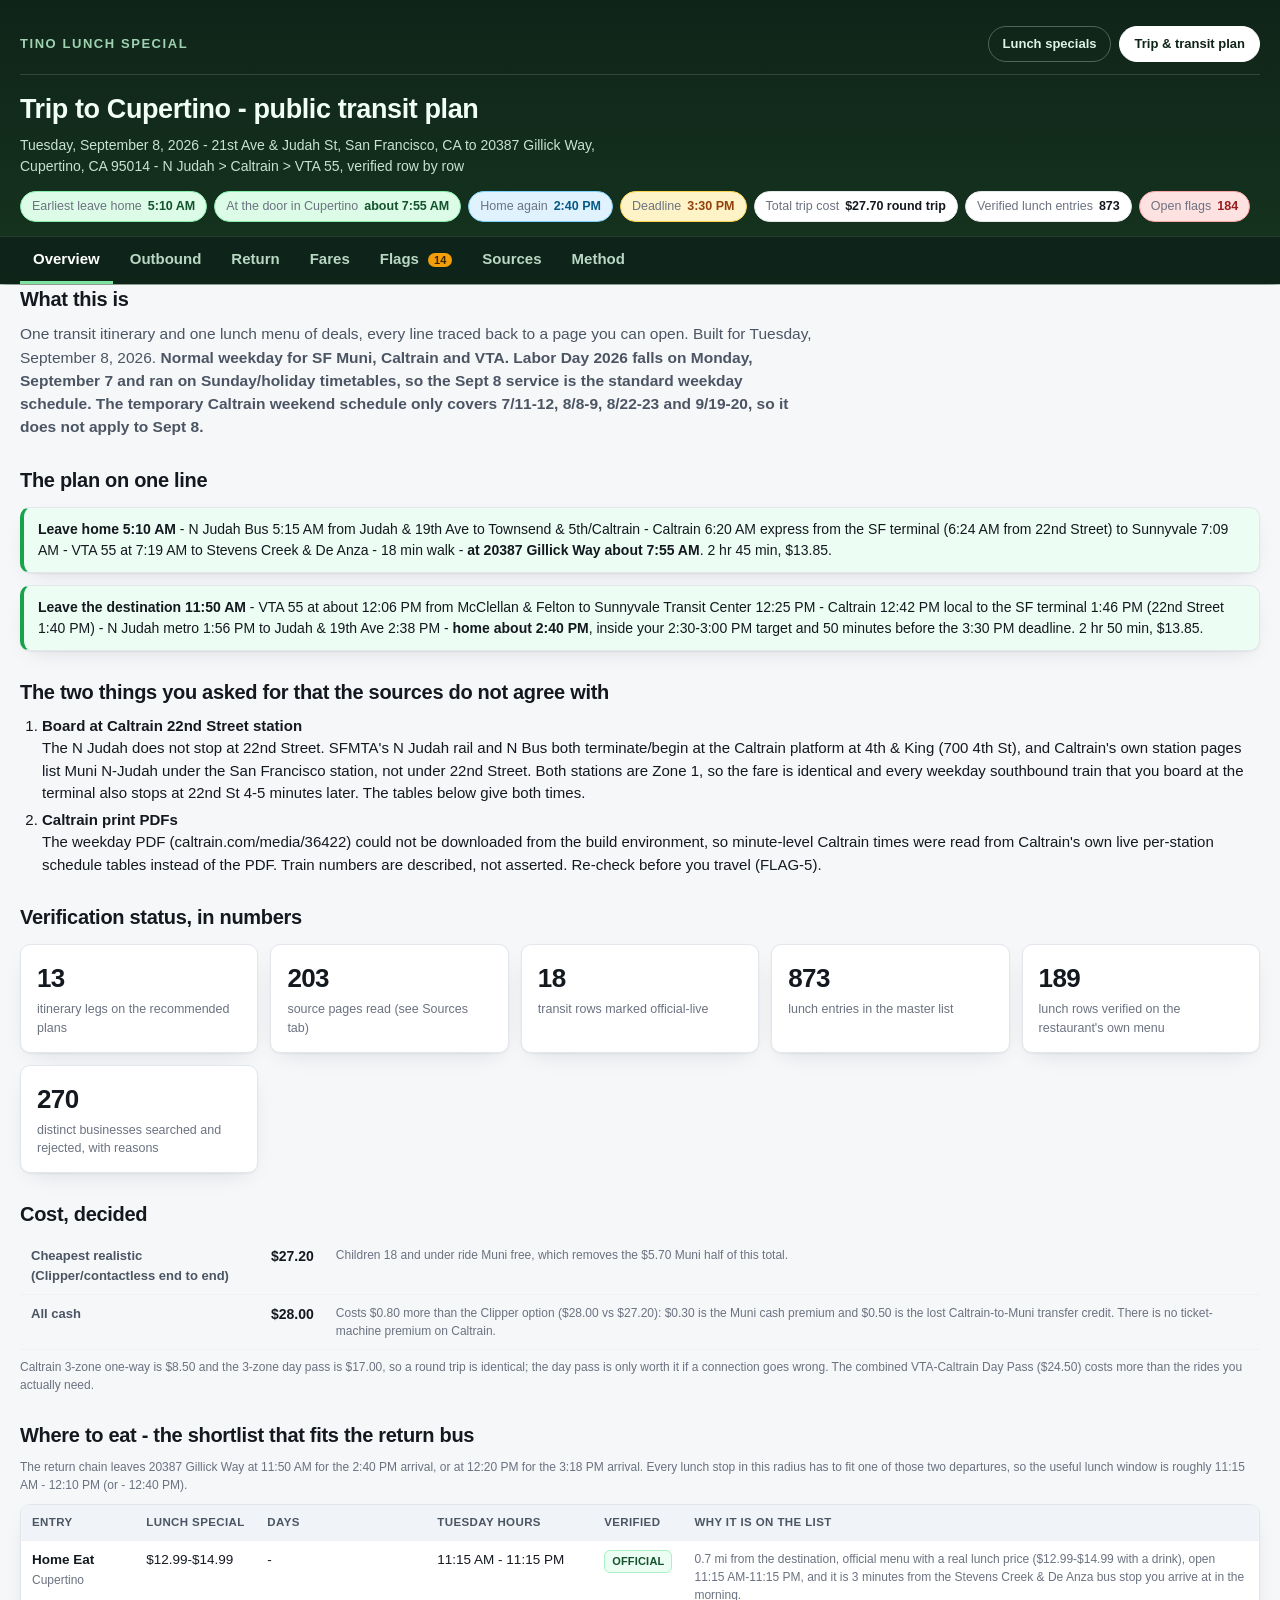
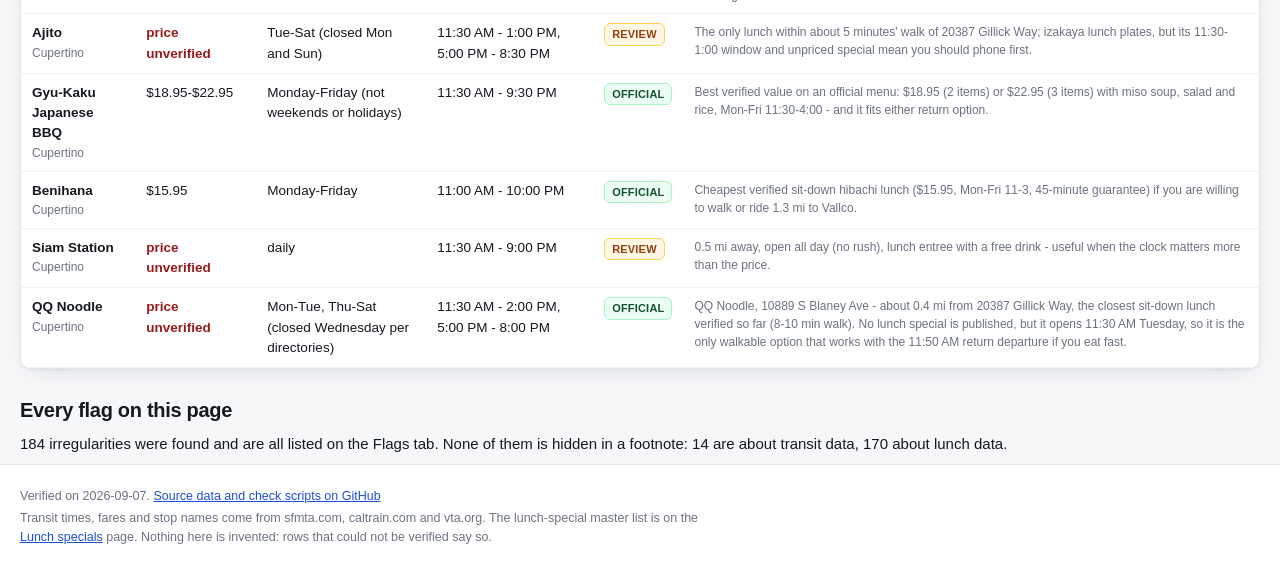
<file: transit.html>
<!DOCTYPE html>
<html lang="en">
<head>
<meta charset="utf-8" />
<meta name="viewport" content="width=device-width, initial-scale=1" />
<title>Trip to Cupertino - public transit plan (N Judah &rarr; Caltrain &rarr; VTA), verified</title>
<meta name="description" content="Line-by-line verified public-transit plan from 21st Ave & Judah St, SF to 20387 Gillick Way, Cupertino, with fares and agency links on every row. Lunch specials live on the front page." />
<link rel="stylesheet" href="assets/styles.css" />
</head>
<body data-page="transit">
<header class="site-header">
  <div class="wrap">
    <div class="pagebar">
      <strong class="brandmark">Tino Lunch Special</strong>
      <span class="spacer"></span>
      <a class="pagelink" href="index.html">Lunch specials</a>
      <span class="pagelink is-active" aria-current="page">Trip &amp; transit plan</span>
    </div>
    <h1>Trip to Cupertino - public transit plan</h1>
    <p class="sub" id="subtitle">Loading the verified transit data...</p>
    <div class="chips" id="headline-chips"></div>
  </div>
  <nav class="tabs" id="tabs" aria-label="Sections">
    <div class="wrap" role="tablist">
      <button class="tab is-active" role="tab" aria-selected="true" data-tab="overview">Overview</button>
      <button class="tab" role="tab" aria-selected="false" data-tab="outbound">Outbound</button>
      <button class="tab" role="tab" aria-selected="false" data-tab="return">Return</button>
      <button class="tab" role="tab" aria-selected="false" data-tab="fares">Fares</button>
      <button class="tab" role="tab" aria-selected="false" data-tab="flags">Flags <span class="count" id="flag-count"></span></button>
      <button class="tab" role="tab" aria-selected="false" data-tab="sources">Sources</button>
      <button class="tab" role="tab" aria-selected="false" data-tab="method">Method</button>
    </div>
  </nav>
</header>

<main class="wrap" id="main">
  <section class="panel is-active" id="panel-overview"></section>
  <section class="panel" id="panel-outbound"></section>
  <section class="panel" id="panel-return"></section>
  <section class="panel" id="panel-fares"></section>
  <section class="panel" id="panel-flags"></section>
  <section class="panel" id="panel-sources"></section>
  <section class="panel" id="panel-method"></section>
</main>

<footer class="site-footer">
  <div class="wrap">
    <p id="footer-note"></p>
    <p class="tiny">Transit times, fares and stop names come from sfmta.com, caltrain.com and vta.org. The lunch-special master list is on the <a href="index.html">Lunch specials</a> page. Nothing here is invented: rows that could not be verified say so.</p>
  </div>
</footer>

<script src="data/generated.js"></script>
<script src="assets/app.js"></script>
</body>
</html>
</file>
<file: assets/styles.css>
/* Tino Lunch Special - no framework, no webfonts, no CDN. System UI stack only. */
:root {
  --bg: #f6f7f9;
  --surface: #ffffff;
  --ink: #14181f;
  --ink-2: #4b5563;
  --ink-3: #6b7280;
  --line: #e3e7ec;
  --line-2: #eef1f5;
  --brand: #14532d;
  --brand-2: #16a34a;
  --info: #1d4ed8;
  --warn: #92400e;
  --warn-bg: #fff7e6;
  --bad: #991b1b;
  --bad-bg: #fef2f2;
  --good-bg: #ecfdf3;
  --radius: 10px;
  --shadow: 0 1px 2px rgba(16, 24, 40, .05), 0 8px 24px -12px rgba(16, 24, 40, .18);
}
* { box-sizing: border-box; }
html { -webkit-text-size-adjust: 100%; }
body {
  margin: 0;
  background: var(--bg);
  color: var(--ink);
  font: 15px/1.5 -apple-system, BlinkMacSystemFont, "Segoe UI", Roboto, "Helvetica Neue", Arial, sans-serif;
}
.wrap { max-width: 1280px; margin: 0 auto; padding: 0 20px; }
a { color: var(--info); }
a:hover { text-decoration: underline; }

/* header */
.site-header { background: linear-gradient(180deg, #0f2419, #16351f); color: #f2fff6; padding: 26px 0 0; }
.site-header h1 { margin: 0; font-size: 27px; letter-spacing: -.4px; }
.site-header .sub { margin: 6px 0 14px; color: #c7e2cf; font-size: 14px; max-width: 78ch; }
.tabs { position: sticky; top: 0; z-index: 20; background: rgba(15, 36, 25, .97); backdrop-filter: blur(6px); border-top: 1px solid rgba(255, 255, 255, .1); margin-top: 6px; }
.tabs .wrap { display: flex; gap: 4px; overflow-x: auto; }
.tab { appearance: none; background: none; border: 0; border-bottom: 3px solid transparent; color: #b9d8c3; font: inherit; font-weight: 600; padding: 11px 13px; cursor: pointer; white-space: nowrap; }
.tab:hover { color: #fff; }
.tab.is-active { color: #fff; border-bottom-color: #7ee2a0; }
.tab .count { background: #f59e0b; color: #3b2600; border-radius: 99px; font-size: 11px; padding: 1px 6px; margin-left: 5px; }

/* chips */
.chips { display: flex; flex-wrap: wrap; gap: 7px; margin-bottom: 14px; }
.chip { display: inline-flex; align-items: baseline; gap: 6px; border-radius: 99px; padding: 5px 11px; font-size: 12.5px; font-weight: 600; border: 1px solid var(--line); background: var(--surface); color: var(--ink); }
.chip .k { color: var(--ink-3); font-weight: 500; }
.chip.go { background: #dcfce7; border-color: #86efac; color: #14532d; }
.chip.ok { background: #e0f2fe; border-color: #7dd3fc; color: #075985; }
.chip.warn { background: #fef3c7; border-color: #fcd34d; color: #92400e; }
.chip.bad { background: #fee2e2; border-color: #fca5a5; color: #991b1b; }
.chip.flat { background: var(--surface); }
button.chip.select { cursor: pointer; }
button.chip.select.is-active { background: var(--brand); border-color: var(--brand); color: #fff; }
button.chip.select.is-active .k { color: #bfdbc7; }

/* layout */
main { padding: 24px 20px 40px; }
.panel { display: none; }
.panel.is-active { display: block; animation: fade .18s ease-out; }
@keyframes fade { from { opacity: 0; transform: translateY(3px); } to { opacity: 1; transform: none; } }
h2 { font-size: 20px; margin: 26px 0 8px; letter-spacing: -.3px; }
h2:first-child { margin-top: 0; }
h3 { font-size: 16px; margin: 22px 0 8px; }
p { margin: 8px 0; }
.lead { color: var(--ink-2); font-size: 15.5px; max-width: 92ch; }
.tiny { font-size: 12px; color: var(--ink-3); }
.muted { color: var(--ink-3); }
.strong { font-weight: 700; }
ul, ol { margin: 8px 0 8px 22px; padding: 0; }
li { margin: 4px 0; }

/* callouts */
.callout { border: 1px solid var(--line); border-left: 4px solid var(--info); background: var(--surface); border-radius: var(--radius); padding: 11px 14px; margin: 12px 0; box-shadow: var(--shadow); font-size: 14px; }
.callout.good { border-left-color: var(--brand-2); background: var(--good-bg); }
.callout.bad { border-left-color: #dc2626; background: var(--bad-bg); }
.callout .bad, .callout .good { font-weight: 700; }

/* cards + stats */
.grid { display: grid; gap: 12px; margin: 12px 0; }
.g2 { grid-template-columns: repeat(auto-fit, minmax(320px, 1fr)); }
.g3 { grid-template-columns: repeat(auto-fit, minmax(200px, 1fr)); }
.g4 { grid-template-columns: repeat(auto-fit, minmax(180px, 1fr)); }
.card { background: var(--surface); border: 1px solid var(--line); border-radius: var(--radius); padding: 14px 16px; box-shadow: var(--shadow); }
.card h3 { margin-top: 0; }
.card ul { margin-left: 18px; }
.stat { text-align: left; }
.stat .n { font-size: 26px; font-weight: 800; letter-spacing: -.6px; }
.stat .l { color: var(--ink-3); font-size: 12.5px; margin-top: 2px; }
.card.total .grand { font-size: 24px; font-weight: 800; margin-top: 8px; }
.card.total.good { border-color: #86efac; background: var(--good-bg); }

/* badges */
.badge { display: inline-block; border-radius: 6px; padding: 2px 7px; font-size: 11px; font-weight: 700; letter-spacing: .2px; text-transform: uppercase; border: 1px solid var(--line); background: #f3f4f6; color: var(--ink-2); white-space: nowrap; }
.badge.good { background: var(--good-bg); border-color: #a7f3c4; color: var(--brand); }
.badge.warn { background: var(--warn-bg); border-color: #fcd34d; color: var(--warn); }
.badge.info { background: #eff6ff; border-color: #bfdbfe; color: #1e40af; }
.badge.bad, .badge.unverified { background: var(--bad-bg); border-color: #fecaca; color: var(--bad); }
.badge.flat { background: #f3f4f6; }
span.bad { color: var(--bad); font-weight: 600; }
span.good { color: var(--brand); font-weight: 600; }
.bad { color: var(--bad); }

/* tables */
.scrollpanel { overflow-x: auto; border: 1px solid var(--line); border-radius: var(--radius); background: var(--surface); box-shadow: var(--shadow); margin: 10px 0 4px; }
table { border-collapse: collapse; width: 100%; }
.grid-table, .ltable { min-width: 1080px; font-size: 13.5px; }
th, td { text-align: left; padding: 9px 11px; border-bottom: 1px solid var(--line-2); vertical-align: top; }
thead th { position: sticky; top: 0; background: #f0f3f7; color: var(--ink-2); font-size: 11.5px; text-transform: uppercase; letter-spacing: .4px; white-space: nowrap; z-index: 2; }
tbody tr:hover { background: #fafbfc; }
td.num, th.num { text-align: right; font-variant-numeric: tabular-nums; white-space: nowrap; }
td .num { font-variant-numeric: tabular-nums; }
td.strong { font-weight: 700; }
.srclink { display: inline-block; font-size: 12px; margin: 1px 6px 1px 0; text-decoration: none; border-bottom: 1px dotted #93c5fd; }
.srclink:hover { border-bottom-style: solid; }
.links { margin-top: 4px; }
table.kv { min-width: 0; font-size: 14px; }
table.kv th { width: 240px; font-weight: 600; color: var(--ink-2); background: none; position: static; text-transform: none; letter-spacing: 0; font-size: 13px; }
.planhead { display: flex; flex-wrap: wrap; gap: 10px; align-items: center; justify-content: space-between; margin-top: 18px; }
.planhead h3 { margin: 0; }
.planhead .chips { margin: 0; }
.flagline { margin-top: 4px; }
.note .tiny { max-width: 44ch; }

/* lunch table specifics */
.ltable { min-width: 1240px; }
.ltable td.name { min-width: 230px; }
.ltable .rid { display: block; font-size: 10.5px; font-weight: 700; color: var(--ink-3); letter-spacing: .6px; }
.ltable .rname { display: block; font-size: 14.5px; font-weight: 700; margin-top: 1px; }
.ltable .rcity, .ltable .raddr { display: block; font-size: 12px; color: var(--ink-3); margin-top: 2px; }
.ltable .rtags { display: block; margin-top: 6px; }
.ltable .price { font-weight: 800; font-variant-numeric: tabular-nums; white-space: nowrap; }
.ltable td.deal { max-width: 30ch; }
.ltable td.ver { min-width: 210px; }
.ltable td.flagscell { min-width: 230px; max-width: 40ch; }
.flag-item { font-size: 12px; color: var(--warn); background: var(--warn-bg); border: 1px solid #fbe6b8; border-radius: 7px; padding: 4px 7px; margin-bottom: 5px; }
.row-official { background: #fbfffc; }
.dowrow { margin-top: 4px; font-size: 11.5px; color: var(--ink-3); }

/* filters */
.filters { display: flex; flex-wrap: wrap; gap: 10px; align-items: center; background: var(--surface); border: 1px solid var(--line); border-radius: var(--radius); padding: 11px 13px; margin: 12px 0; box-shadow: var(--shadow); }
.filters input[type=search] { flex: 1 1 240px; min-width: 200px; }
.filters input, .filters select { font: inherit; padding: 7px 9px; border: 1px solid var(--line); border-radius: 8px; background: #fff; color: var(--ink); }
.filters label { display: inline-flex; gap: 6px; align-items: center; font-size: 13px; color: var(--ink-2); cursor: pointer; }
.filters button { font: inherit; font-weight: 600; padding: 7px 12px; border-radius: 8px; border: 1px solid var(--line); background: #f3f4f6; cursor: pointer; }
.filters button:hover { background: #e5e7eb; }

/* sorting */
.sortbar { display: flex; flex-wrap: wrap; gap: 7px; align-items: center; margin: 10px 0 0; font-size: 13px; color: var(--ink-3); }
.sortchip { font: inherit; font-size: 12.5px; font-weight: 600; padding: 5px 11px; border-radius: 999px; border: 1px solid var(--line); background: #fff; color: var(--ink-2); cursor: pointer; }
.sortchip:hover { background: #eef1f5; }
.sortchip.is-active { background: var(--ink); border-color: var(--ink); color: #fff; }
th.sortable { cursor: pointer; user-select: none; white-space: nowrap; }
th.sortable:hover { text-decoration: underline dotted; }
.sortind { font-size: .78em; opacity: .75; }
.dist { font-weight: 700; font-size: 14px; }

/* flags */
.flag { background: var(--surface); border: 1px solid var(--line); border-left: 4px solid var(--ink-3); border-radius: var(--radius); padding: 13px 15px; margin: 10px 0; box-shadow: var(--shadow); }
.flag.important, .flag.data_conflict, .flag.risk { border-left-color: #dc2626; }
.flag.watch { border-left-color: #f59e0b; }
.flag.note { border-left-color: #2563eb; }
.flag h3 { margin: 6px 0 4px; font-size: 15.5px; }
.flag p { margin: 5px 0; font-size: 13.5px; }
.fhead { display: flex; gap: 8px; align-items: center; }
.fid { font-weight: 800; font-size: 12px; letter-spacing: .6px; color: var(--ink-3); }
.picks li { margin: 7px 0; }

pre { background: #0f172a; color: #e2e8f0; border-radius: var(--radius); padding: 12px 14px; overflow-x: auto; font-size: 12.5px; }
code { font-family: ui-monospace, SFMono-Regular, Menlo, Consolas, monospace; }
p code, li code { background: #eef1f5; color: var(--ink); padding: 1px 5px; border-radius: 5px; font-size: 12.5px; }

/* footer */
.site-footer { border-top: 1px solid var(--line); background: var(--surface); padding: 18px 0 26px; color: var(--ink-3); }
.site-footer p { margin: 4px 0; font-size: 12.5px; max-width: 100ch; }

@media (max-width: 700px) {
  .site-header h1 { font-size: 22px; }
  .lead { font-size: 14.5px; }
  h2 { font-size: 18px; }
  table.kv th { width: 130px; }
}
@media print {
  .tabs, .filters { display: none; }
  .panel { display: block !important; page-break-after: always; }
  .scrollpanel { overflow: visible; border: 0; }
  .grid-table, .ltable { min-width: 0; font-size: 9px; }
  body { background: #fff; }
}

/* ---------- two-page site: lunch front page + transit subpage ---------- */
.pagebar { display: flex; align-items: center; gap: 8px; padding-bottom: 12px; border-bottom: 1px solid rgba(255,255,255,.14); margin-bottom: 14px; }
.pagebar .brandmark { font-size: 13px; letter-spacing: .12em; text-transform: uppercase; color: #9fd2b1; margin-right: 6px; }
.pagebar .spacer { flex: 1; }
.pagelink { display: inline-block; padding: 7px 14px; border-radius: 99px; border: 1px solid rgba(255,255,255,.28); color: #dff3e6; text-decoration: none; font-size: 13px; font-weight: 600; white-space: nowrap; }
.pagelink:hover { background: rgba(255,255,255,.12); color: #fff; text-decoration: none; }
.pagelink.is-active { background: #fff; border-color: #fff; color: #0f2419; }

.deals-top { margin: 20px 0 6px; }
.deals-head { margin-bottom: 10px; }
.deals-head h2 { margin: 0 0 4px; }
.dealgrid { display: grid; grid-template-columns: repeat(auto-fill, minmax(235px, 1fr)); gap: 12px; margin: 10px 0 18px; }
.dealcard { background: var(--surface); border: 1px solid var(--line); border-left: 4px solid var(--brand-2); border-radius: var(--radius); box-shadow: var(--shadow); padding: 12px 14px; display: flex; flex-direction: column; gap: 5px; }
.dealcard .price { font-size: 21px; font-weight: 800; color: var(--brand); letter-spacing: -.3px; }
.dealcard .dn { font-weight: 700; font-size: 14.5px; }
.dealcard .deal-name { color: var(--ink-2); }
.dealcard .links { margin-top: 2px; }

@media print { .pagebar { display: none; } }

/* Lunch discovery: focus, readable evidence, and small-screen navigation. */
.skip-link { position:absolute; left:1rem; top:-100px; background:#fff; color:#111; padding:.75rem; z-index:100; }
.skip-link:focus { top:1rem; }
:focus-visible { outline:3px solid #d97706; outline-offset:3px; }
body[data-page="lunch"] .deals-top { margin-top:1.5rem; }
body[data-page="lunch"] .dealcard h3 { margin:.75rem 0 .2rem; }
body[data-page="lunch"] .dealcard .price { margin-top:.6rem; }
body[data-page="lunch"] .ver details { margin:.65rem 0; min-width:14rem; }
body[data-page="lunch"] .ver details p { margin:.7rem 0; }
body[data-page="lunch"] .ver q { color:#475569; }
summary { cursor:pointer; font-weight:600; }
.research-notice { border-left:4px solid #d97706; padding:1rem 1.25rem; background:#fff8eb; margin:1.5rem 0; }
.evidence-table td { vertical-align:top; min-width:9rem; }
.evidence-table td:last-child { min-width:20rem; }
.research-page section { margin:2rem 0; }
.research-page .scrollpanel { overflow:auto; }
@media (max-width:700px) {
  .pagebar { flex-wrap:wrap; gap:.75rem; }
  body[data-page="lunch"] .filters { align-items:stretch; }
  body[data-page="lunch"] .filters input[type="search"] { width:100%; }
  .research-page h1 { font-size:2rem; }
}
</file>
